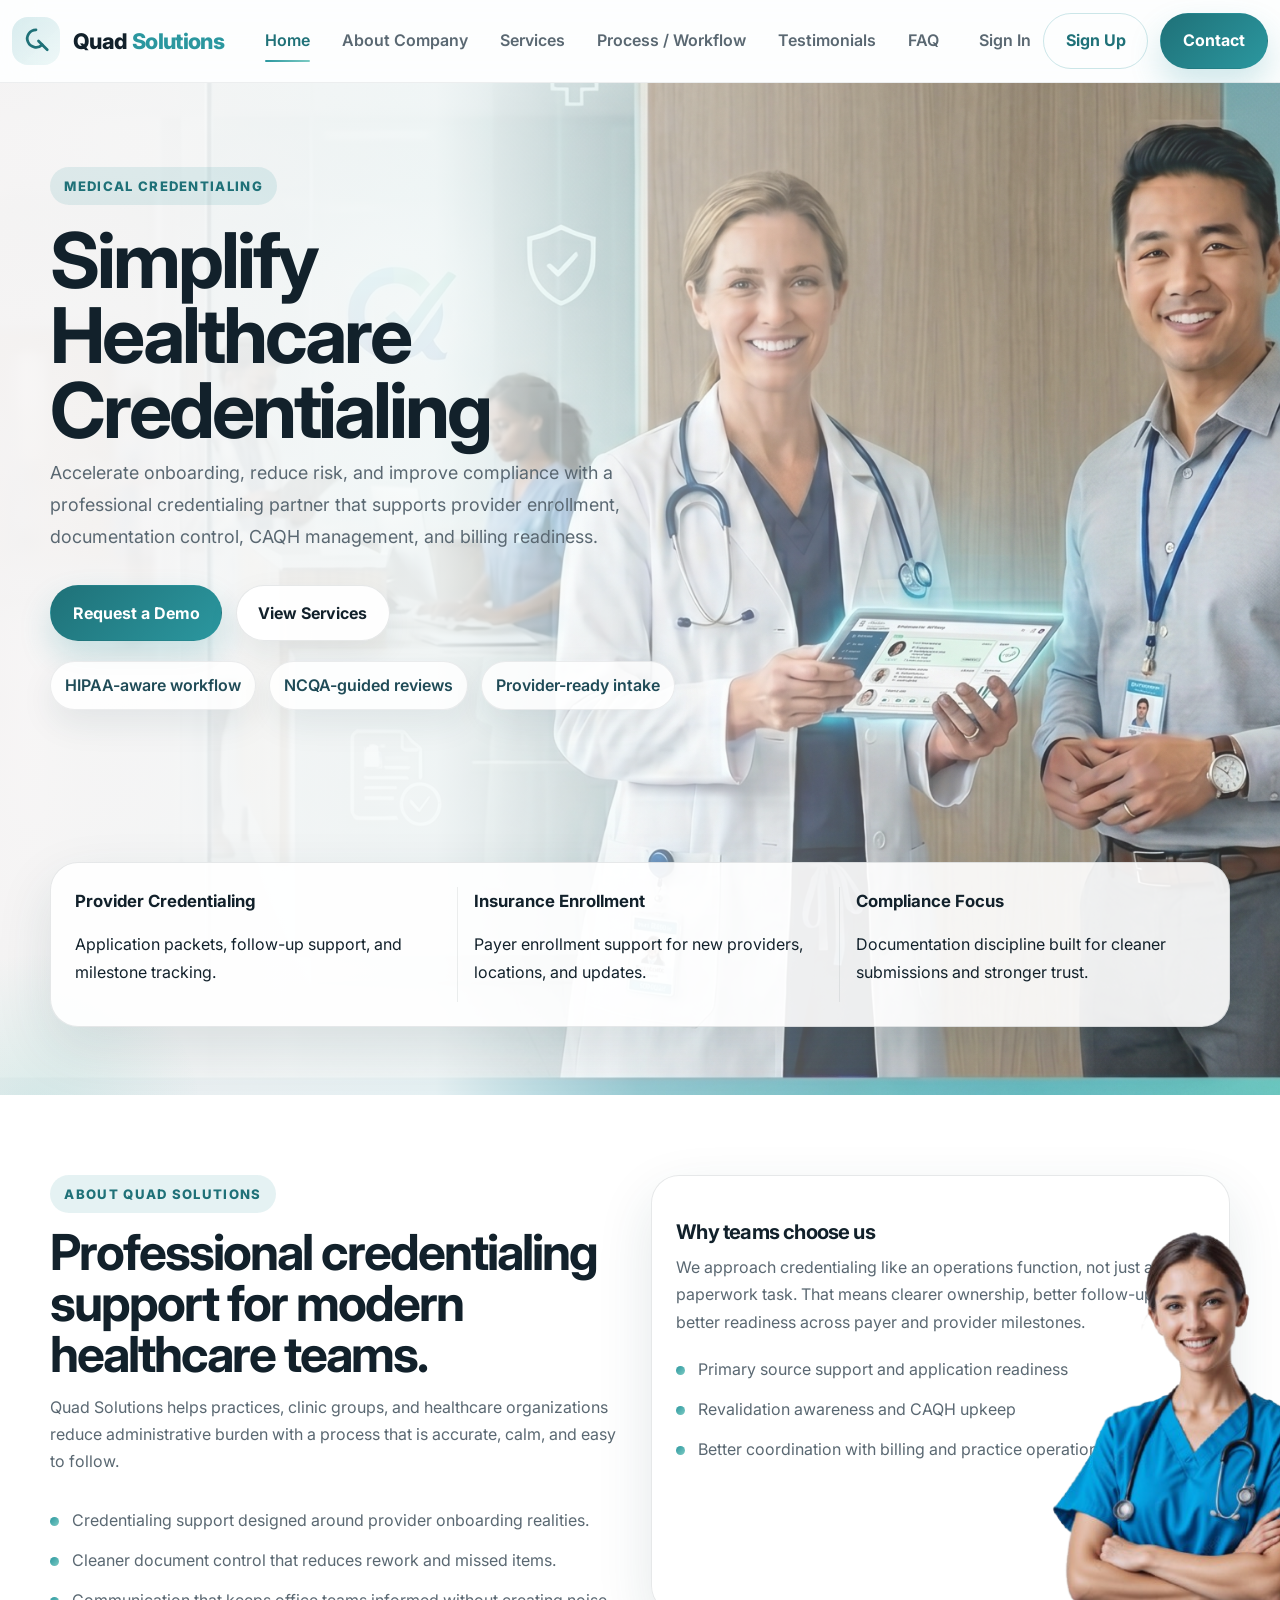
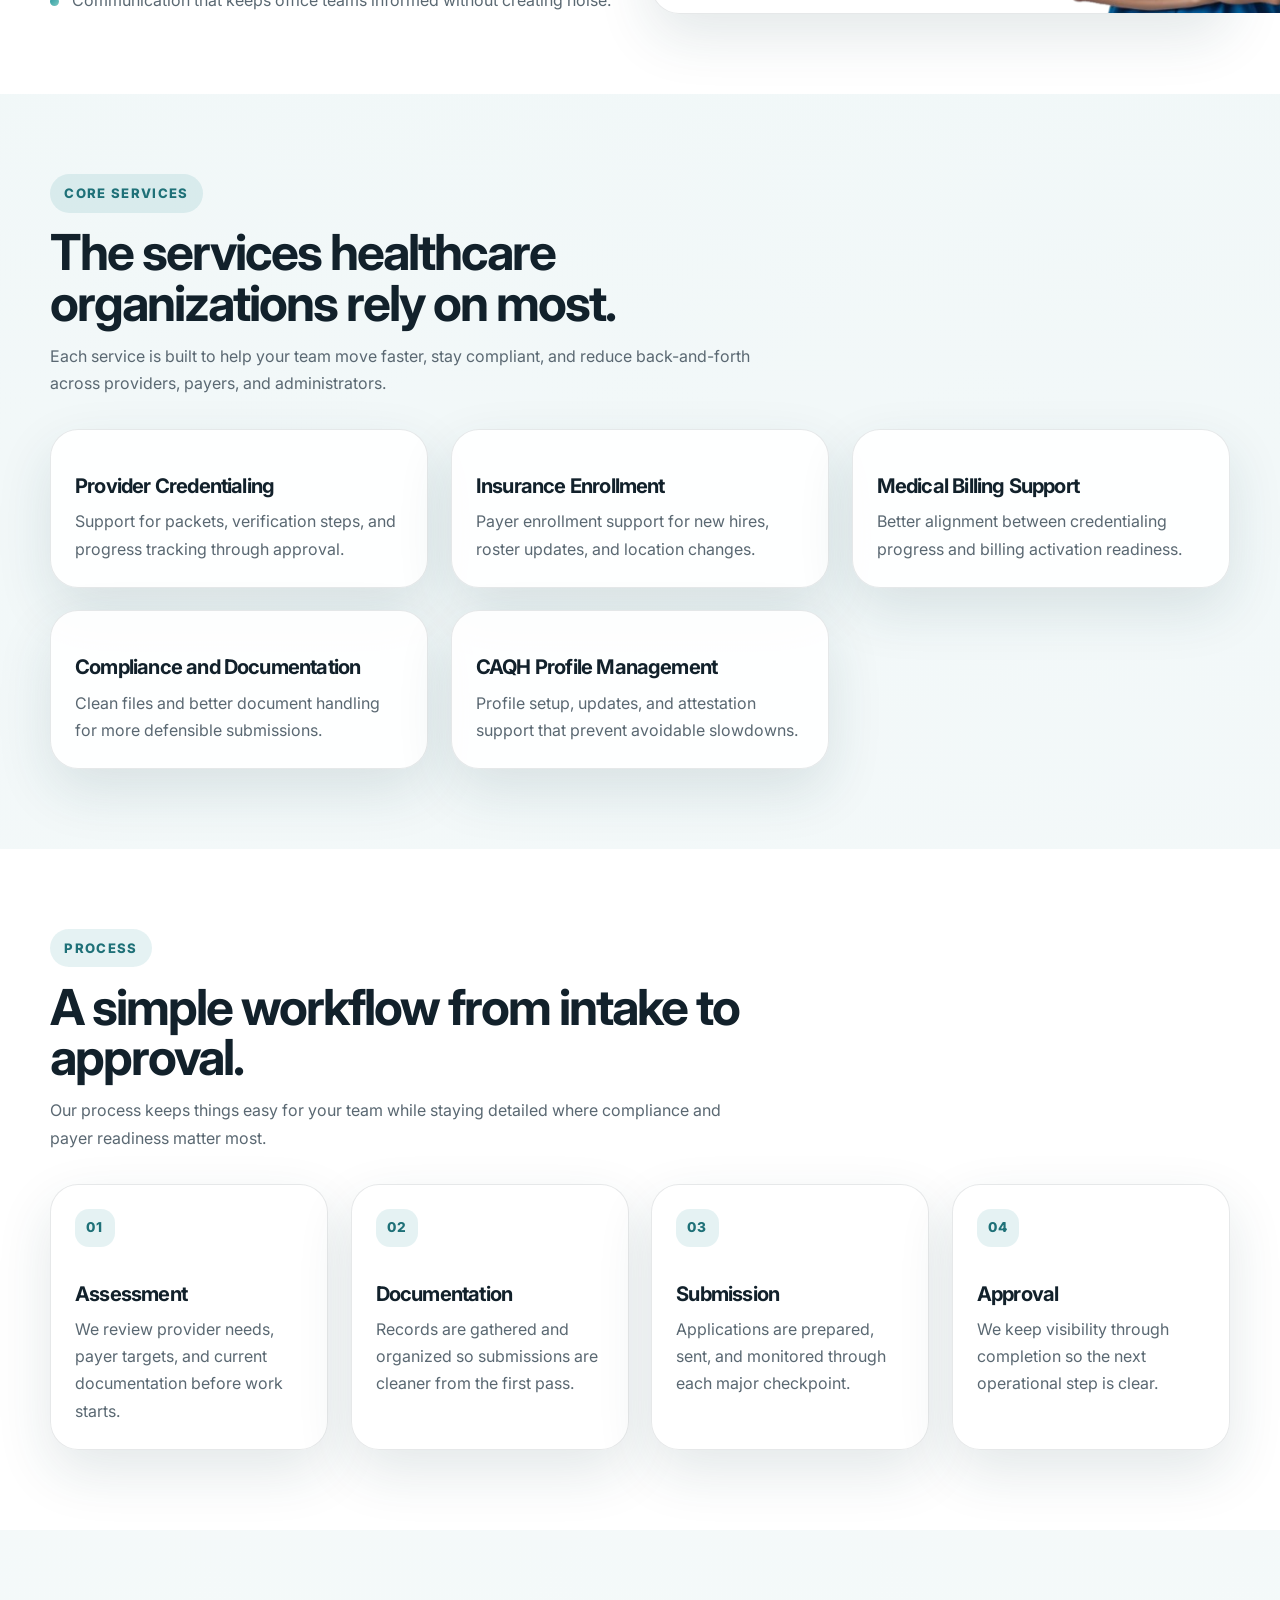
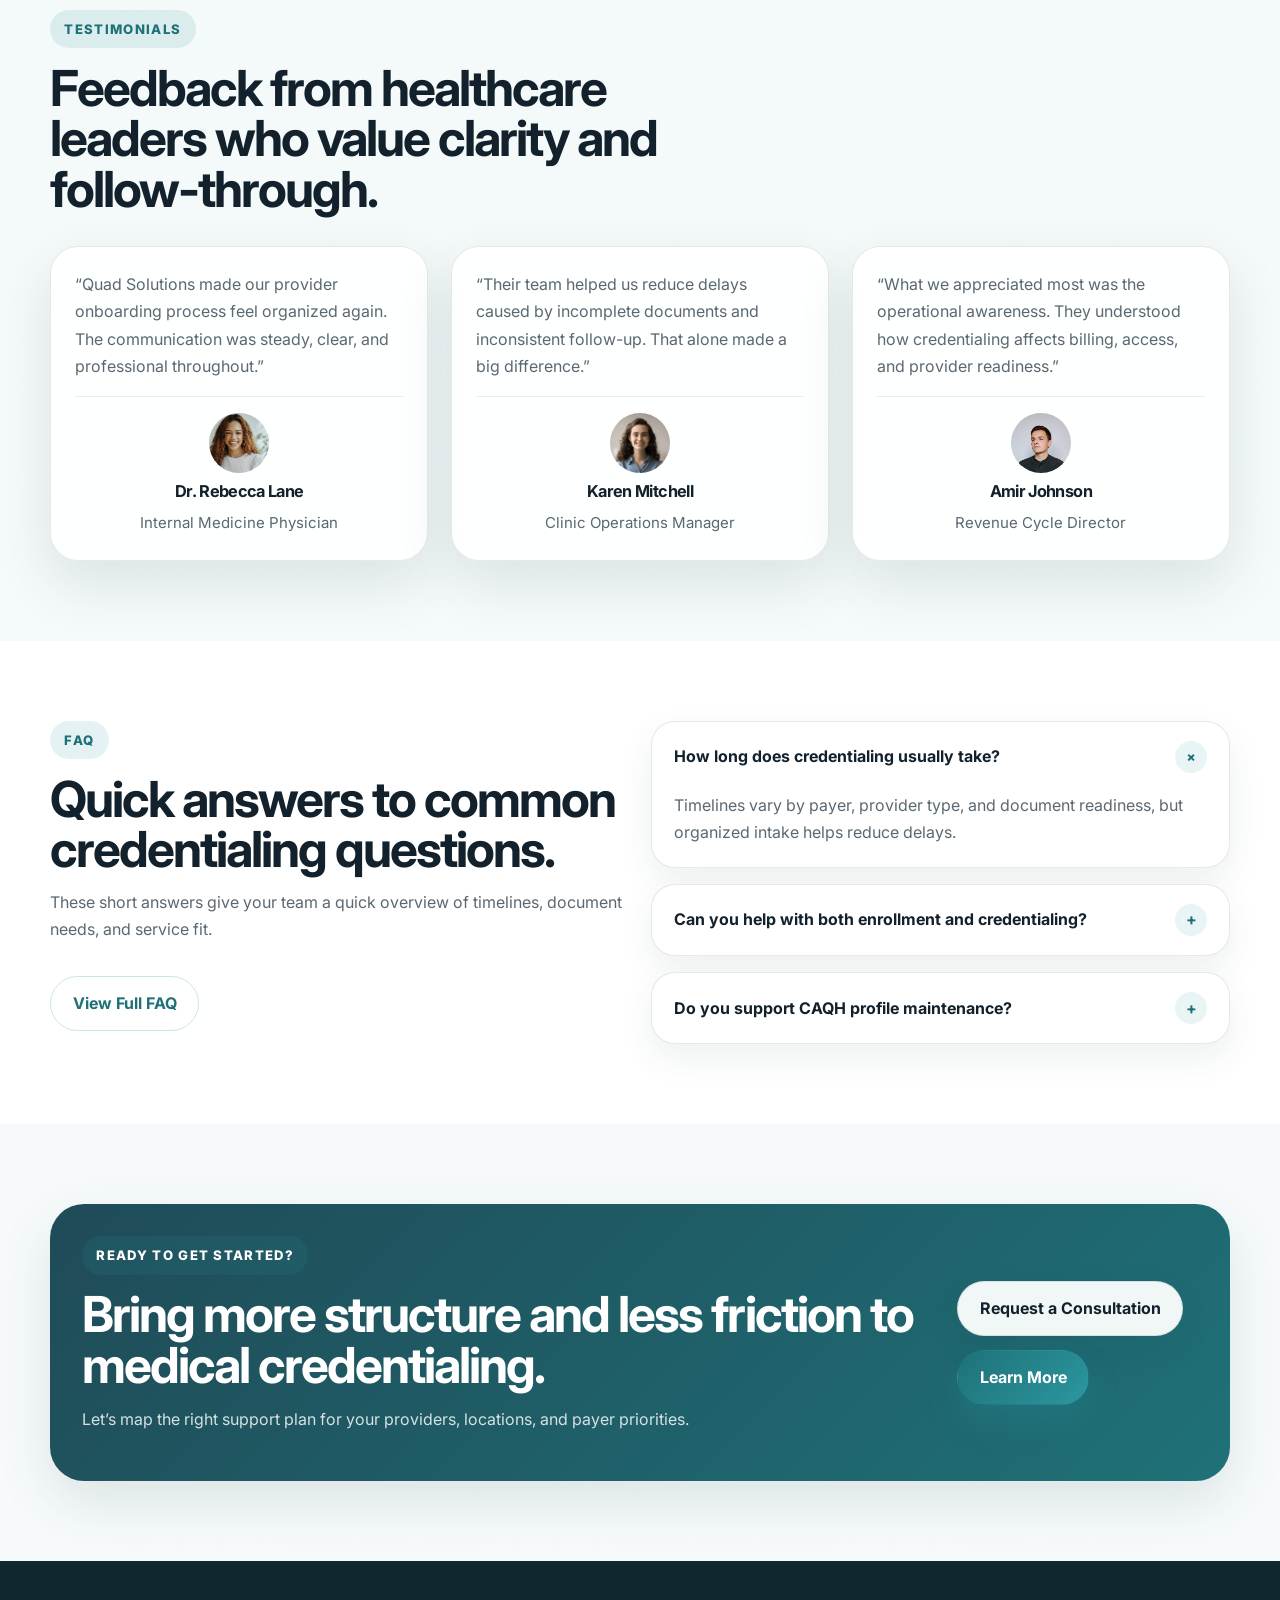
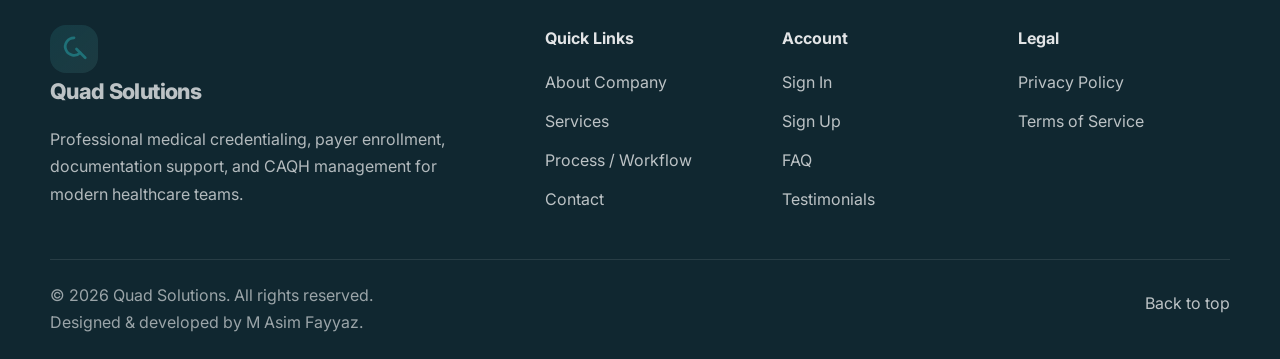
<file: Quad-Solutions-Health-Care-Website/index.html>
<!doctype html>
<html lang="en">

<head>
  <meta charset="UTF-8" />
  <meta name="viewport" content="width=device-width, initial-scale=1.0" />
  <meta name="description"
    content="Quad Solutions simplifies medical credentialing with provider onboarding, insurance enrollment, compliance support, and digital workflow visibility." />
  <title>Quad Solutions</title>
  <link rel="preconnect" href="https://fonts.googleapis.com" />
  <link rel="preconnect" href="https://fonts.gstatic.com" crossorigin />
  <link href="https://fonts.googleapis.com/css2?family=Inter:wght@400;500;600;700;800&display=swap" rel="stylesheet" />
  <link rel="stylesheet" href="./assets/css/style.css" />

</head>

<body>

  <header class="top">
    <div class="wrap top-row">
      <a class="brand" href="index.html" aria-label="Quad Solutions home">
        <span class="brand-icon" aria-hidden="true">
          <svg viewBox="0 0 24 24">
            <path d="M12 3a7 7 0 1 0 4.95 11.95L21 19" />
            <path d="M16.95 14.95L14 12" />
          </svg>
        </span>
        <span class="brand-text">Quad <span class="solution"> Solutions</span></span>
      </a>

      <nav class="nav" aria-label="Primary">
        <a class="nav-link active" href="index.html" aria-current="page">Home</a>
        <a class="nav-link" href="./pages/about.html">About Company</a>
        <a class="nav-link" href="./pages/services.html">Services</a>
        <a class="nav-link" href="./pages/process.html">Process / Workflow</a>
        <a class="nav-link" href="./pages/testimonials.html">Testimonials</a>
        <a class="nav-link" href="./pages/faq.html">FAQ</a>
      </nav>

      <div class="actions">
        <a class="nav-link" href="./pages/signin.html">Sign In</a>
        <a class="btn btn-line" href="./pages/signup.html">Sign Up</a>
        <a class="btn btn-contact" href="./pages/contact.html">Contact</a>
        <button class="menu-btn" type="button" data-menu-btn aria-expanded="false" aria-controls="mobile-nav"
          aria-label="Toggle navigation">
          <span></span>
          <span></span>
          <span></span>
        </button>
      </div>
    </div>

    <div class="mobile" id="mobile-nav" data-menu hidden>
      <nav aria-label="Mobile primary">
        <a class="nav-link active" href="index.html" aria-current="page">Home</a>
        <a class="nav-link" href="./pages/about.html">About Company</a>
        <a class="nav-link" href="./pages/services.html">Services</a>
        <a class="nav-link" href="./pages/process.html">Process / Workflow</a>
        <a class="nav-link" href="./pages/testimonials.html">Testimonials</a>
        <a class="nav-link" href="./pages/faq.html">FAQ</a>
        <a class="nav-link" href="./pages/signin.html">Sign In</a>
        <a class="nav-link" href="./pages/signup.html">Sign Up</a>
        <a class="btn btn-contact" href="./pages/contact.html">Contact</a>
      </nav>
    </div>
  </header>

  <main id="main">
    <section class="hero home-hero">
      <div class="wrap hero-grid">
        <div class="hero-copy">
          <span class="eyebrow">Medical Credentialing</span>
          <h1>Simplify Healthcare Credentialing</h1>
          <p class="lead">
            Accelerate onboarding, reduce risk, and improve compliance with a professional
            credentialing partner that supports provider enrollment, documentation control,
            CAQH management, and billing readiness.
          </p>

          <div class="hero-actions">
            <a class="btn btn-contact" href="contact.html#lead-form">Request a Demo</a>
            <a class="btn btn-soft" href="services.html">View Services</a>
          </div>

          <div class="tag-list" aria-label="Trust points">
            <span class="tag">HIPAA-aware workflow</span>
            <span class="tag">NCQA-guided reviews</span>
            <span class="tag">Provider-ready intake</span>
          </div>
        </div>
      </div>

      <div class="wrap">
        <div class="stats">
          <div class="stat">
            <strong>Provider Credentialing</strong>
            <p>Application packets, follow-up support, and milestone tracking.</p>
          </div>
          <div class="stat">
            <strong>Insurance Enrollment</strong>
            <p>Payer enrollment support for new providers, locations, and updates.</p>
          </div>
          <div class="stat">
            <strong>Compliance Focus</strong>
            <p>Documentation discipline built for cleaner submissions and stronger trust.</p>
          </div>
        </div>
      </div>
    </section>

    <section class="section alt">
      <div class="wrap grid two">
        <div>
          <div class="intro">
            <span class="eyebrow">About Quad Solutions</span>
            <h2>Professional credentialing support for modern healthcare teams.</h2>
            <p>
              Quad Solutions helps practices, clinic groups, and healthcare organizations reduce
              administrative burden with a process that is accurate, calm, and easy to follow.
            </p>
          </div>
          <ul class="list">
            <li>Credentialing support designed around provider onboarding realities.</li>
            <li>Cleaner document control that reduces rework and missed items.</li>
            <li>Communication that keeps office teams informed without creating noise.</li>
          </ul>
        </div>

        <div class="card">
          <h3>Why teams choose us</h3>
          <p>
            We approach credentialing like an operations function, not just a paperwork task.
            That means clearer ownership, better follow-up, and better readiness across payer and
            provider milestones.
          </p>
          <ul class="list">
            <li>Primary source support and application readiness</li>
            <li>Revalidation awareness and CAQH upkeep</li>
            <li>Better coordination with billing and practice operations</li>
          </ul>
          <div class="doctor-img"><img src="./assets/img/bg-images/doctor-img.png" alt=""></div>
        </div>
      </div>
    </section>

    <section class="section">
      <div class="wrap">
        <div class="intro">
          <span class="eyebrow">Core Services</span>
          <h2>The services healthcare organizations rely on most.</h2>
          <p>
            Each service is built to help your team move faster, stay compliant, and reduce
            back-and-forth across providers, payers, and administrators.
          </p>
        </div>

        <div class="grid three">
          <article class="card">
            <h3>Provider Credentialing</h3>
            <p>Support for packets, verification steps, and progress tracking through approval.</p>
          </article>
          <article class="card">
            <h3>Insurance Enrollment</h3>
            <p>Payer enrollment support for new hires, roster updates, and location changes.</p>
          </article>
          <article class="card">
            <h3>Medical Billing Support</h3>
            <p>Better alignment between credentialing progress and billing activation readiness.</p>
          </article>
          <article class="card">
            <h3>Compliance and Documentation</h3>
            <p>Clean files and better document handling for more defensible submissions.</p>
          </article>
          <article class="card">
            <h3>CAQH Profile Management</h3>
            <p>Profile setup, updates, and attestation support that prevent avoidable slowdowns.</p>
          </article>
        </div>
      </div>
    </section>

    <section class="section alt">
      <div class="wrap">
        <div class="intro">
          <span class="eyebrow">Process</span>
          <h2>A simple workflow from intake to approval.</h2>
          <p>
            Our process keeps things easy for your team while staying detailed where compliance
            and payer readiness matter most.
          </p>
        </div>

        <div class="grid four">
          <article class="step">
            <span>01</span>
            <h3>Assessment</h3>
            <p>We review provider needs, payer targets, and current documentation before work starts.</p>
          </article>
          <article class="step">
            <span>02</span>
            <h3>Documentation</h3>
            <p>Records are gathered and organized so submissions are cleaner from the first pass.</p>
          </article>
          <article class="step">
            <span>03</span>
            <h3>Submission</h3>
            <p>Applications are prepared, sent, and monitored through each major checkpoint.</p>
          </article>
          <article class="step">
            <span>04</span>
            <h3>Approval</h3>
            <p>We keep visibility through completion so the next operational step is clear.</p>
          </article>
        </div>
      </div>
    </section>

    <section class="section">
      <div class="wrap">
        <div class="intro">
          <span class="eyebrow">Testimonials</span>
          <h2>Feedback from healthcare leaders who value clarity and follow-through.</h2>
        </div>

        <div class="grid three">
          <article class="quote">
            <p>
              “Quad Solutions made our provider onboarding process feel organized again. The
              communication was steady, clear, and professional throughout.”
            </p>
            <div class="person">
              <div class="person-img"><img src="./assets/img/persons/person 1.jpg" alt=""></div>
              <strong>Dr. Rebecca Lane</strong>
              <span>Internal Medicine Physician</span>
            </div>
          </article>
          <article class="quote">
            <p>
              “Their team helped us reduce delays caused by incomplete documents and inconsistent
              follow-up. That alone made a big difference.”
            </p>
            <div class="person">
              <div class="person-img"><img src="./assets/img/persons/person 2.webp" alt=""></div>
              <strong>Karen Mitchell</strong>
              <span>Clinic Operations Manager</span>
            </div>
          </article>
          <article class="quote">
            <p>
              “What we appreciated most was the operational awareness. They understood how
              credentialing affects billing, access, and provider readiness.”
            </p>
            <div class="person">
              <div class="person-img"><img src="./assets/img/persons/person.jpg" alt=""></div>
              <strong>Amir Johnson</strong>
              <span>Revenue Cycle Director</span>
            </div>
          </article>
        </div>
      </div>
    </section>

    <section class="section alt">
      <div class="wrap grid two">
        <div>
          <div class="intro">
            <span class="eyebrow">FAQ</span>
            <h2>Quick answers to common credentialing questions.</h2>
            <p>
              These short answers give your team a quick overview of timelines, document needs,
              and service fit.
            </p>
          </div>
          <a class="btn btn-line" href="faq.html">View Full FAQ</a>
        </div>

        <div class="faq" data-faq>
          <article class="faq-item">
            <button class="faq-btn" type="button" data-faq-btn id="home-faq-1" aria-expanded="true"
              aria-controls="home-faq-body-1">
              <span>How long does credentialing usually take?</span>
              <span>+</span>
            </button>
            <div class="faq-body" id="home-faq-body-1" role="region" aria-labelledby="home-faq-1">
              <p>Timelines vary by payer, provider type, and document readiness, but organized intake helps reduce
                delays.</p>
            </div>
          </article>

          <article class="faq-item">
            <button class="faq-btn" type="button" data-faq-btn id="home-faq-2" aria-expanded="false"
              aria-controls="home-faq-body-2">
              <span>Can you help with both enrollment and credentialing?</span>
              <span>+</span>
            </button>
            <div class="faq-body" id="home-faq-body-2" role="region" aria-labelledby="home-faq-2" hidden>
              <p>Yes. Many clients need both services handled together for cleaner provider onboarding and status
                visibility.</p>
            </div>
          </article>

          <article class="faq-item">
            <button class="faq-btn" type="button" data-faq-btn id="home-faq-3" aria-expanded="false"
              aria-controls="home-faq-body-3">
              <span>Do you support CAQH profile maintenance?</span>
              <span>+</span>
            </button>
            <div class="faq-body" id="home-faq-body-3" role="region" aria-labelledby="home-faq-3" hidden>
              <p>We do. Ongoing updates and attestation support help prevent unnecessary payer slowdowns.</p>
            </div>
          </article>
        </div>
      </div>
    </section>

    <section class="section">
      <div class="wrap">
        <div class="cta">
          <div>
            <span class="eyebrow" style="color: white;">Ready to get started?</span>
            <h2>Bring more structure and less friction to medical credentialing.</h2>
            <p>
              Let’s map the right support plan for your providers, locations, and payer priorities.
            </p>
          </div>
          <div class="cta-actions">
            <a class="btn btn-soft" href="contact.html#lead-form">Request a Consultation</a>
            <a class="btn btn-contact" href="about.html">Learn More</a>
          </div>
        </div>
      </div>
    </section>
  </main>

  <footer class="footer">
    <div class="wrap footer-grid">
      <div>
        <a class="brand" href="index.html" aria-label="Quad Solutions home">
          <span class="brand-icon" aria-hidden="true">
            <svg viewBox="0 0 24 24">
              <path d="M12 3a7 7 0 1 0 4.95 11.95L21 19" />
              <path d="M16.95 14.95L14 12" />
            </svg>
          </span>
          <span class="brand-text">Quad Solutions</span>
        </a>
        <p class="footer-text">
          Professional medical credentialing, payer enrollment, documentation support, and CAQH
          management for modern healthcare teams.
        </p>
      </div>

      <div>
        <h2>Quick Links</h2>
        <a href="./pages/about.html">About Company</a>
        <a href="./pages/services.html">Services</a>
        <a href="./pages/process.html">Process / Workflow</a>
        <a href="./pages/contact.html">Contact</a>
      </div>

      <div>
        <h2>Account</h2>
        <a href="./pages/signin.html">Sign In</a>
        <a href="./pages/signup.html">Sign Up</a>
        <a href="./pages/faq.html">FAQ</a>
        <a href="./pages/testimonials.html">Testimonials</a>
      </div>

      <div>
        <h2>Legal</h2>
        <a href="./pages/privacy.html">Privacy Policy</a>
        <a href="./pages/terms.html">Terms of Service</a>
      </div>
    </div>

    <div class="wrap footer-bottom">
      <p>&copy; 2026 Quad Solutions. All rights reserved. <br>
        Designed & developed by M Asim Fayyaz.</p>
      <a href="#main">Back to top</a>
    </div>
  </footer>

  <script src="./assets/js/main.js" defer></script>
</body>

</html>
</file>
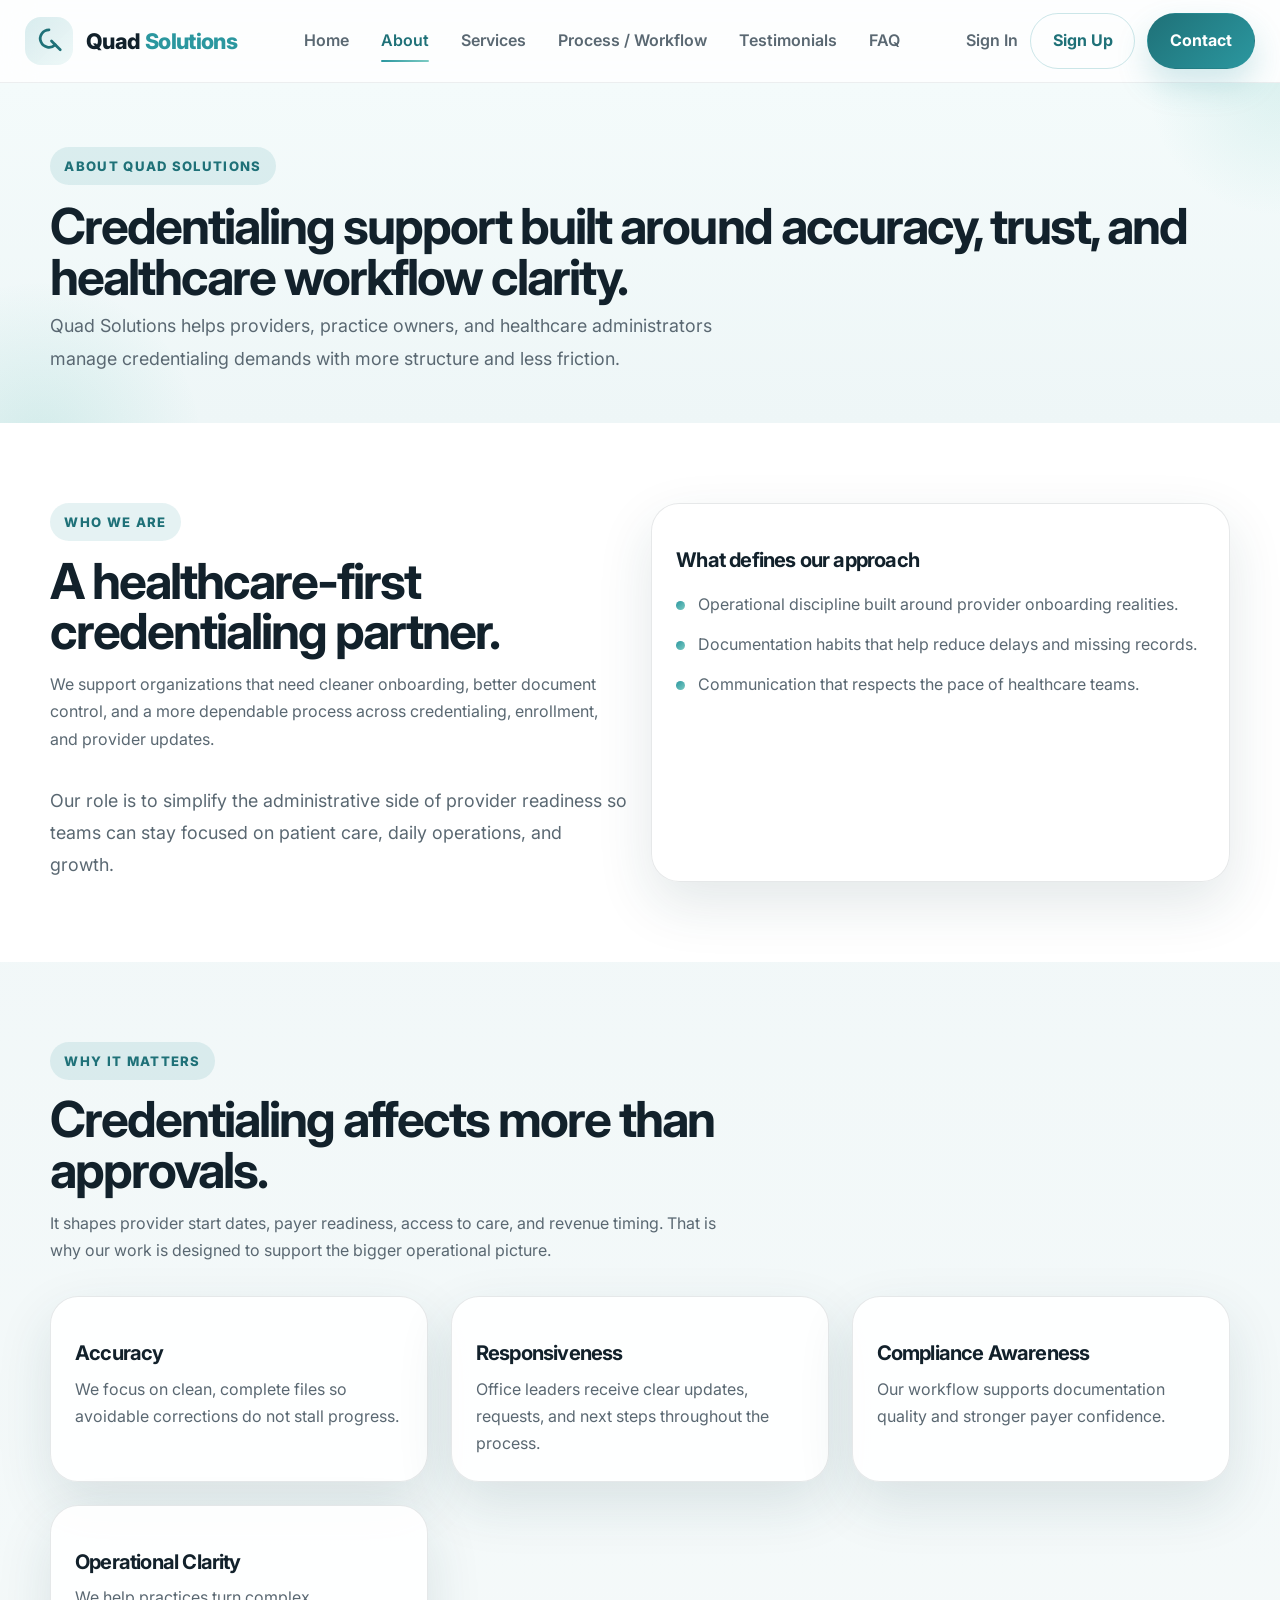
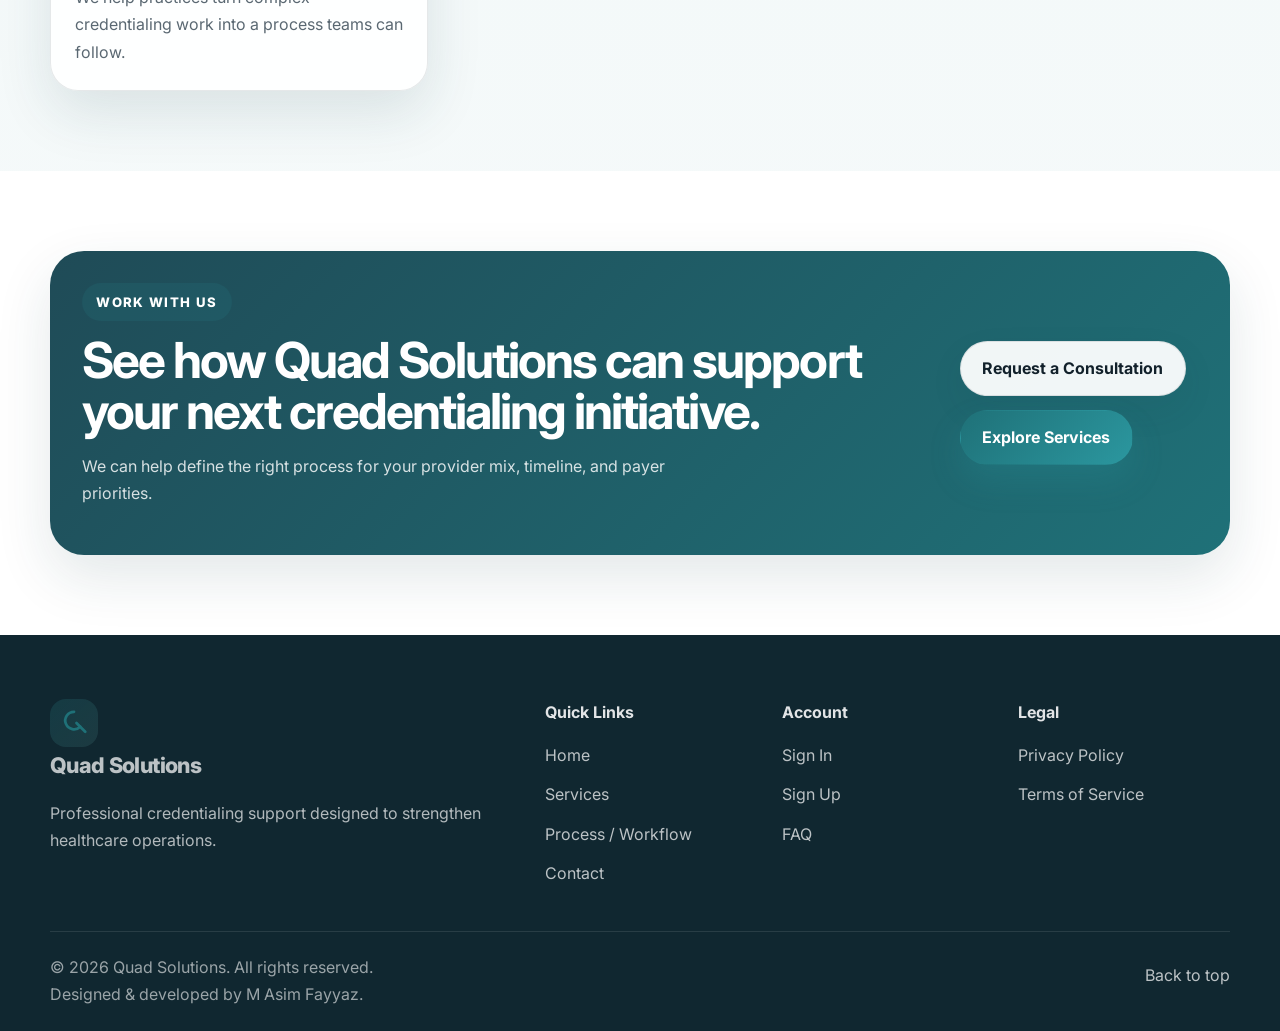
<file: pages/about.html>
<!doctype html>
<html lang="en">
  <head>
    <meta charset="UTF-8" />
    <meta name="viewport" content="width=device-width, initial-scale=1.0" />
    <meta
      name="description"
      content="Learn how Quad Solutions supports healthcare organizations with professional, organized credentialing operations."
    />
    <title>About | Quad Solutions</title>
    <link rel="preconnect" href="https://fonts.googleapis.com" />
    <link rel="preconnect" href="https://fonts.gstatic.com" crossorigin />
    <link
      href="https://fonts.googleapis.com/css2?family=Inter:wght@400;500;600;700;800&display=swap"
      rel="stylesheet"
    />
    <link rel="stylesheet" href="../assets/css/style.css" />
  </head>
  <body>

    <header class="top">
      <div class="wrap top-row">
        <a class="brand" href="index.html" aria-label="Quad Solutions home">
          <span class="brand-icon" aria-hidden="true">
            <svg viewBox="0 0 24 24">
              <path d="M12 3a7 7 0 1 0 4.95 11.95L21 19" />
              <path d="M16.95 14.95L14 12" />
            </svg>
          </span>
          <span class="brand-text">Quad <span class="solution"> Solutions</span></span>
        </a>

        <nav class="nav" aria-label="Primary">
          <a class="nav-link" href="../index.html">Home</a>
          <a class="nav-link active" href="about.html" aria-current="page">About</a>
          <a class="nav-link" href="services.html">Services</a>
          <a class="nav-link" href="process.html">Process / Workflow</a>
          <a class="nav-link" href="testimonials.html">Testimonials</a>
          <a class="nav-link" href="faq.html">FAQ</a>
        </nav>

        <div class="actions">
          <a class="nav-link" href="signin.html">Sign In</a>
          <a class="btn btn-line" href="signup.html">Sign Up</a>
          <a class="btn btn-contact" href="contact.html">Contact</a>
          <button class="menu-btn" type="button" data-menu-btn aria-expanded="false" aria-controls="mobile-nav" aria-label="Toggle navigation">
            <span></span>
            <span></span>
            <span></span>
          </button>
        </div>
      </div>

      <div class="mobile" id="mobile-nav" data-menu hidden>
        <nav aria-label="Mobile primary">
          <a class="nav-link" href="../index.html">Home</a>
          <a class="nav-link active" href="about.html" aria-current="page">About Company</a>
          <a class="nav-link" href="services.html">Services</a>
          <a class="nav-link" href="process.html">Process / Workflow</a>
          <a class="nav-link" href="testimonials.html">Testimonials</a>
          <a class="nav-link" href="faq.html">FAQ</a>
          <a class="nav-link" href="signin.html">Sign In</a>
          <a class="nav-link" href="signup.html">Sign Up</a>
          <a class="btn btn-contact" href="contact.html">Contact</a>
        </nav>
      </div>
    </header>

    <main id="main">
      <section class="hero page-hero about-bg">
        <div class="wrap">
          <span class="eyebrow">About Quad Solutions</span>
          <h1>Credentialing support built around accuracy, trust, and healthcare workflow clarity.</h1>
          <p class="lead">
            Quad Solutions helps providers, practice owners, and healthcare administrators manage
            credentialing demands with more structure and less friction.
          </p>
        </div>
      </section>

      <section class="section alt">
        <div class="wrap grid two">
          <div>
            <div class="intro">
              <span class="eyebrow">Who We Are</span>
              <h2>A healthcare-first credentialing partner.</h2>
              <p>
                We support organizations that need cleaner onboarding, better document control,
                and a more dependable process across credentialing, enrollment, and provider updates.
              </p>
            </div>
            <p class="lead">
              Our role is to simplify the administrative side of provider readiness so teams can
              stay focused on patient care, daily operations, and growth.
            </p>
          </div>

          <div class="card">
            <h3>What defines our approach</h3>
            <ul class="list">
              <li>Operational discipline built around provider onboarding realities.</li>
              <li>Documentation habits that help reduce delays and missing records.</li>
              <li>Communication that respects the pace of healthcare teams.</li>
            </ul>
          </div>
        </div>
      </section>

      <section class="section">
        <div class="wrap">
          <div class="intro">
            <span class="eyebrow">Why It Matters</span>
            <h2>Credentialing affects more than approvals.</h2>
            <p>
              It shapes provider start dates, payer readiness, access to care, and revenue timing.
              That is why our work is designed to support the bigger operational picture.
            </p>
          </div>

          <div class="grid three">
            <article class="card">
              <h3>Accuracy</h3>
              <p>We focus on clean, complete files so avoidable corrections do not stall progress.</p>
            </article>
            <article class="card">
              <h3>Responsiveness</h3>
              <p>Office leaders receive clear updates, requests, and next steps throughout the process.</p>
            </article>
            <article class="card">
              <h3>Compliance Awareness</h3>
              <p>Our workflow supports documentation quality and stronger payer confidence.</p>
            </article>
            <article class="card">
              <h3>Operational Clarity</h3>
              <p>We help practices turn complex credentialing work into a process teams can follow.</p>
            </article>
          </div>
        </div>
      </section>

      <section class="section alt">
        <div class="wrap">
          <div class="cta">
            <div>
              <span class="eyebrow" style="color: white;">Work With Us</span>
              <h2>See how Quad Solutions can support your next credentialing initiative.</h2>
              <p>
                We can help define the right process for your provider mix, timeline, and payer priorities.
              </p>
            </div>
            <div class="cta-actions">
              <a class="btn btn-soft" href="contact.html#lead-form">Request a Consultation</a>
              <a class="btn btn-contact" href="services.html">Explore Services</a>
            </div>
          </div>
        </div>
      </section>
    </main>

    <footer class="footer">
      <div class="wrap footer-grid">
        <div>
          <a class="brand" href="index.html" aria-label="Quad Solutions home">
            <span class="brand-icon" aria-hidden="true">
              <svg viewBox="0 0 24 24">
                <path d="M12 3a7 7 0 1 0 4.95 11.95L21 19" />
                <path d="M16.95 14.95L14 12" />
              </svg>
            </span>
            <span class="brand-text">Quad Solutions</span>
          </a>
          <p class="footer-text">
            Professional credentialing support designed to strengthen healthcare operations.
          </p>
        </div>
        <div>
          <h2>Quick Links</h2>
          <a href="index.html">Home</a>
          <a href="services.html">Services</a>
          <a href="process.html">Process / Workflow</a>
          <a href="contact.html">Contact</a>
        </div>
        <div>
          <h2>Account</h2>
          <a href="signin.html">Sign In</a>
          <a href="signup.html">Sign Up</a>
          <a href="faq.html">FAQ</a>
        </div>
        <div>
          <h2>Legal</h2>
          <a href="faq.html">Privacy Policy</a>
          <a href="faq.html">Terms of Service</a>
        </div>
      </div>
      <div class="wrap footer-bottom">
      <p>&copy; 2026 Quad Solutions. All rights reserved. <br>
        Designed & developed by M Asim Fayyaz.</p>
        <a href="#main">Back to top</a>
      </div>
    </footer>

    <script src="../assets/js/main.js" defer></script>
  </body>
</html>
</file>
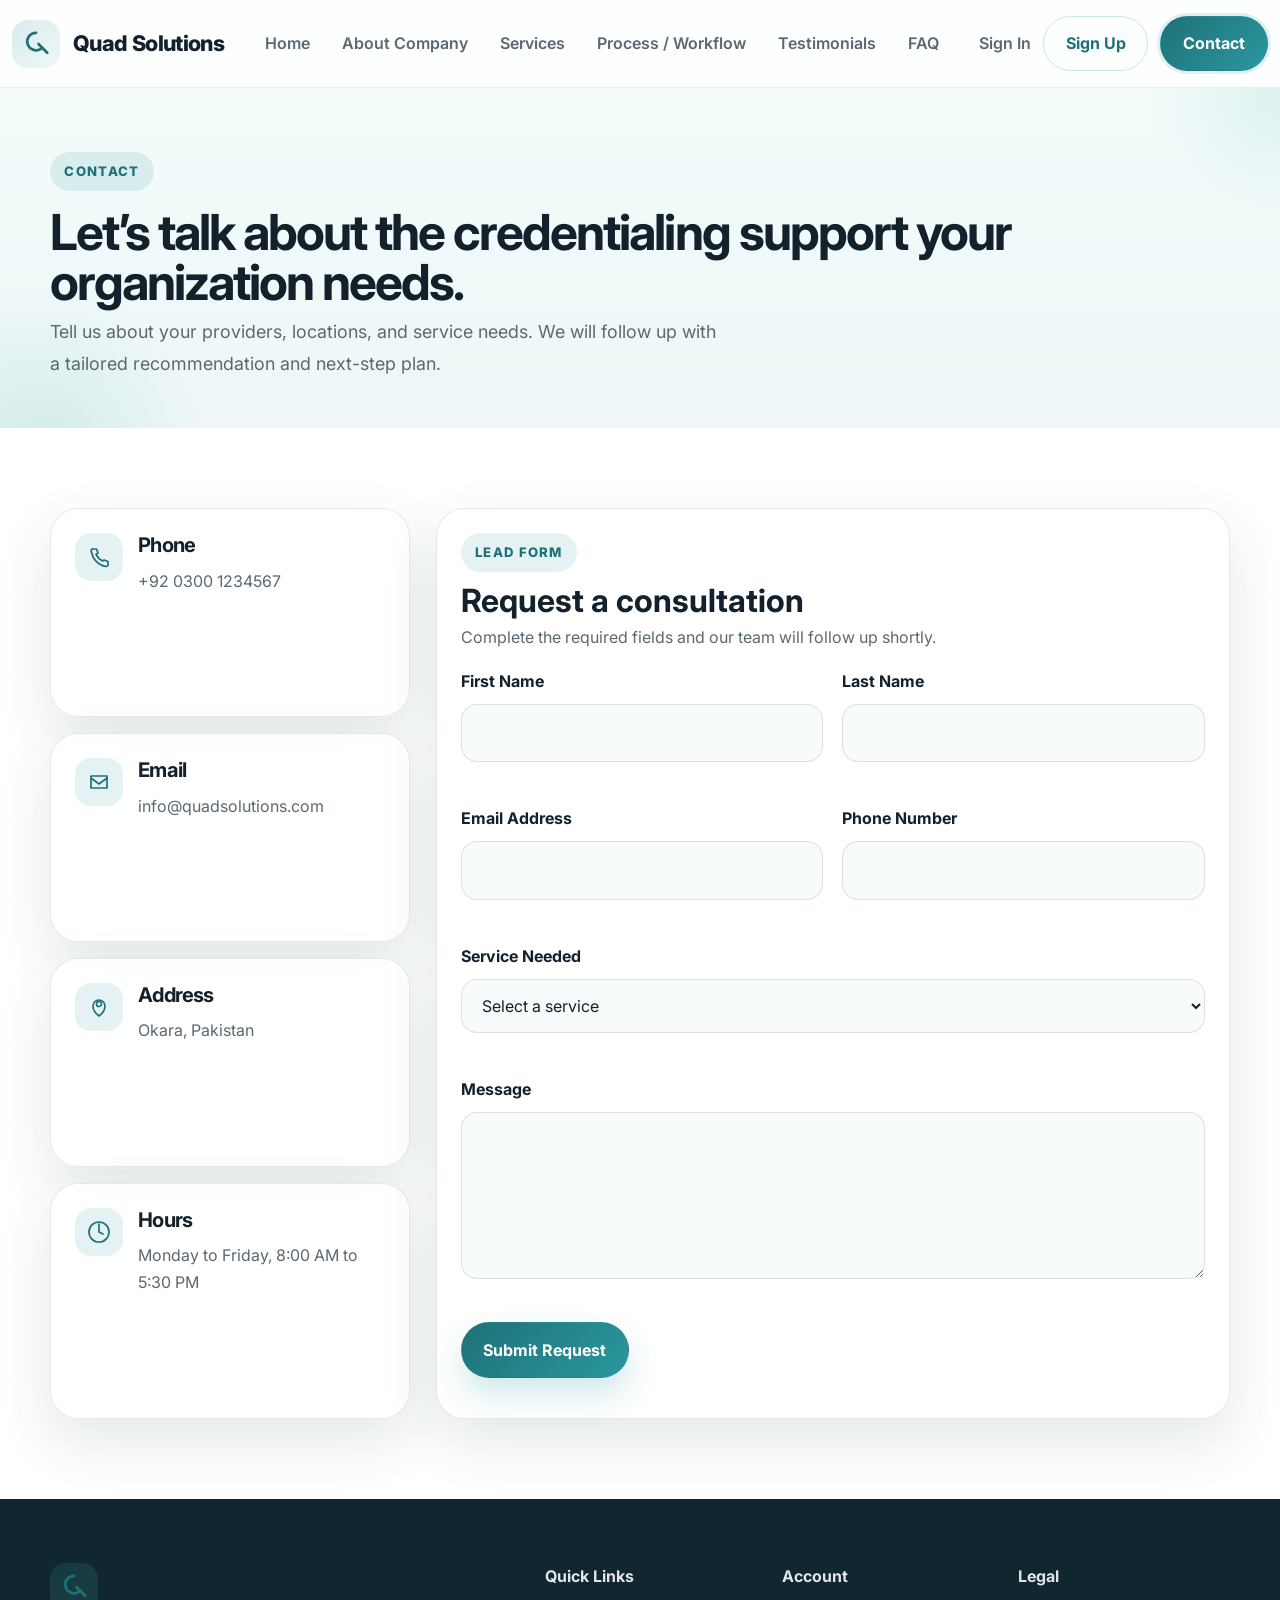
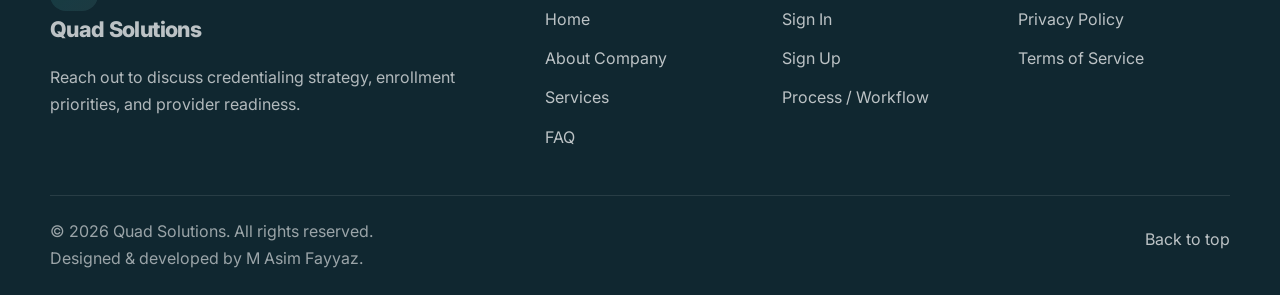
<file: pages/contact.html>
<!doctype html>
<html lang="en">

<head>
  <meta charset="UTF-8" />
  <meta name="viewport" content="width=device-width, initial-scale=1.0" />
  <meta name="description"
    content="Contact Quad Solutions for provider credentialing, insurance enrollment, documentation support, and CAQH profile management." />
  <title>Contact | Quad Solutions</title>
  <link rel="preconnect" href="https://fonts.googleapis.com" />
  <link rel="preconnect" href="https://fonts.gstatic.com" crossorigin />
  <link href="https://fonts.googleapis.com/css2?family=Inter:wght@400;500;600;700;800&display=swap" rel="stylesheet" />
  <link rel="stylesheet" href="../assets/css/style.css" />

</head>

<body>

  <header class="top">
    <div class="wrap top-row">
      <a class="brand" href="../index.html" aria-label="Quad Solutions home">
        <span class="brand-icon" aria-hidden="true">
          <svg viewBox="0 0 24 24">
            <path d="M12 3a7 7 0 1 0 4.95 11.95L21 19" />
            <path d="M16.95 14.95L14 12" />
          </svg>
        </span>
        <span class="brand-text">Quad Solutions</span>
      </a>

      <nav class="nav" aria-label="Primary">
        <a class="nav-link" href="../index.html">Home</a>
        <a class="nav-link" href="about.html">About Company</a>
        <a class="nav-link" href="services.html">Services</a>
        <a class="nav-link" href="process.html">Process / Workflow</a>
        <a class="nav-link" href="testimonials.html">Testimonials</a>
        <a class="nav-link" href="faq.html">FAQ</a>
      </nav>

      <div class="actions">
        <a class="nav-link" href="signin.html">Sign In</a>
        <a class="btn btn-line" href="signup.html">Sign Up</a>
        <a class="btn btn-main" href="contact.html" aria-current="page">Contact</a>
        <button class="menu-btn" type="button" data-menu-btn aria-expanded="false" aria-controls="mobile-nav"
          aria-label="Toggle navigation">
          <span></span>
          <span></span>
          <span></span>
        </button>
      </div>
    </div>

    <div class="mobile" id="mobile-nav" data-menu hidden>
      <nav aria-label="Mobile primary">
        <a class="nav-link" href="../index.html">Home</a>
        <a class="nav-link" href="about.html">About Company</a>
        <a class="nav-link" href="services.html">Services</a>
        <a class="nav-link" href="process.html">Process / Workflow</a>
        <a class="nav-link" href="testimonials.html">Testimonials</a>
        <a class="nav-link" href="faq.html">FAQ</a>
        <a class="nav-link" href="signin.html">Sign In</a>
        <a class="nav-link" href="signup.html">Sign Up</a>
        <a class="btn btn-main" href="contact.html" aria-current="page">Contact</a>
      </nav>
    </div>
  </header>

  <main id="main">
    <section class="hero page-hero">
      <div class="wrap">
        <span class="eyebrow">Contact</span>
        <h1>Let’s talk about the credentialing support your organization needs.</h1>
        <p class="lead">
          Tell us about your providers, locations, and service needs. We will follow up with a
          tailored recommendation and next-step plan.
        </p>
      </div>
    </section>

    <section class="section alt">
      <div class="wrap contact-grid">
        <div class="contact-list">
          <article class="contact-item">
            <span class="icon" aria-hidden="true">
              <svg viewBox="0 0 24 24">
                <path
                  d="M6.5 4h3l1.5 4-2 1.5a15 15 0 0 0 6.5 6.5L17 15l4 1.5v3a2 2 0 0 1-2.2 2A17.5 17.5 0 0 1 4.5 7.2 2 2 0 0 1 6.5 4z" />
              </svg>
            </span>
            <div>
              <h3>Phone</h3>
              <p><a href="tel:+18005550147">+92 0300 1234567</a></p>
            </div>
          </article>

          <article class="contact-item">
            <span class="icon" aria-hidden="true">
              <svg viewBox="0 0 24 24">
                <path d="M4 6h16v12H4z" />
                <path d="M4 8l8 6 8-6" />
              </svg>
            </span>
            <div>
              <h3>Email</h3>
              <p><a href="mailto:info@quadsolutions.com">info@quadsolutions.com</a></p>
            </div>
          </article>

          <article class="contact-item">
            <span class="icon" aria-hidden="true">
              <svg viewBox="0 0 24 24">
                <path d="M12 21s-6-4.35-6-10a6 6 0 1 1 12 0c0 5.65-6 10-6 10z" />
                <path d="M12 11.5a2.5 2.5 0 1 0 0-5 2.5 2.5 0 0 0 0 5z" />
              </svg>
            </span>
            <div>
              <h3>Address</h3>
              <p>Okara, Pakistan</p>
            </div>
          </article>

          <article class="contact-item">
            <span class="icon" aria-hidden="true">
              <svg viewBox="0 0 24 24">
                <path d="M12 4v8l4 2" />
                <path d="M12 22a10 10 0 1 0 0-20 10 10 0 0 0 0 20z" />
              </svg>
            </span>
            <div>
              <h3>Hours</h3>
              <p>Monday to Friday, 8:00 AM to 5:30 PM</p>
            </div>
          </article>
        </div>

        <form class="form" id="lead-form" data-form
          data-ok="Thank you. Your consultation request has been received, and our team will follow up within one business day."
          novalidate>
          <div class="form-head">
            <span class="eyebrow">Lead Form</span>
            <h2>Request a consultation</h2>
            <p>Complete the required fields and our team will follow up shortly.</p>
          </div>

          <div class="alert" data-alert hidden role="status" aria-live="polite"></div>

          <div class="form-grid">
            <div class="field">
              <label for="name">First Name</label>
              <input id="name" name="name" type="text" autocomplete="name" required data-error="error-name"
                aria-describedby="error-name" />
              <p class="error" id="error-name" aria-live="polite"></p>
            </div>

            <div class="field">
              <label for="practice">Last Name</label>
              <input id="practice" name="practice" type="text" autocomplete="organization" required
                data-error="error-practice" aria-describedby="error-practice" />
              <p class="error" id="error-practice" aria-live="polite"></p>
            </div>

            <div class="field">
              <label for="email">Email Address</label>
              <input id="email" name="email" type="email" autocomplete="email" required data-error="error-email"
                aria-describedby="error-email" />
              <p class="error" id="error-email" aria-live="polite"></p>
            </div>

            <div class="field">
              <label for="phone">Phone Number</label>
              <input id="phone" name="phone" type="tel" autocomplete="tel" required data-error="error-phone"
                aria-describedby="error-phone" />
              <p class="error" id="error-phone" aria-live="polite"></p>
            </div>

            <div class="field full">
              <label for="service">Service Needed</label>
              <select id="service" name="service" required data-error="error-service" aria-describedby="error-service">
                <option value="">Select a service</option>
                <option>Provider Credentialing</option>
                <option>Insurance Enrollment</option>
                <option>Medical Billing Support</option>
                <option>Compliance and Documentation</option>
                <option>CAQH Profile Management</option>
                <option>Multiple Services</option>
              </select>
              <p class="error" id="error-service" aria-live="polite"></p>
            </div>

            <div class="field full">
              <label for="message">Message</label>
              <textarea id="message" name="message" rows="5" required data-error="error-message"
                aria-describedby="error-message"></textarea>
              <p class="error" id="error-message" aria-live="polite"></p>
            </div>
          </div>

          <button class="btn btn-main" type="submit">Submit Request</button>
        </form>
      </div>
    </section>
  </main>

  <footer class="footer">
    <div class="wrap footer-grid">
      <div>
        <a class="brand" href="index.html" aria-label="Quad Solutions home">
          <span class="brand-icon" aria-hidden="true">
            <svg viewBox="0 0 24 24">
              <path d="M12 3a7 7 0 1 0 4.95 11.95L21 19" />
              <path d="M16.95 14.95L14 12" />
            </svg>
          </span>
          <span class="brand-text">Quad Solutions</span>
        </a>
        <p class="footer-text">
          Reach out to discuss credentialing strategy, enrollment priorities, and provider readiness.
        </p>
      </div>
      <div>
        <h2>Quick Links</h2>
        <a href="index.html">Home</a>
        <a href="about.html">About Company</a>
        <a href="services.html">Services</a>
        <a href="faq.html">FAQ</a>
      </div>
      <div>
        <h2>Account</h2>
        <a href="signin.html">Sign In</a>
        <a href="signup.html">Sign Up</a>
        <a href="process.html">Process / Workflow</a>
      </div>
      <div>
        <h2>Legal</h2>
        <a href="faq.html">Privacy Policy</a>
        <a href="faq.html">Terms of Service</a>
      </div>
    </div>
    <div class="wrap footer-bottom">
      <p>&copy; 2026 Quad Solutions. All rights reserved. <br>
        Designed & developed by M Asim Fayyaz.</p>
      <a href="#main">Back to top</a>
    </div>
  </footer>

  <script src="../assets/js/main.js" defer></script>
</body>

</html>
</file>
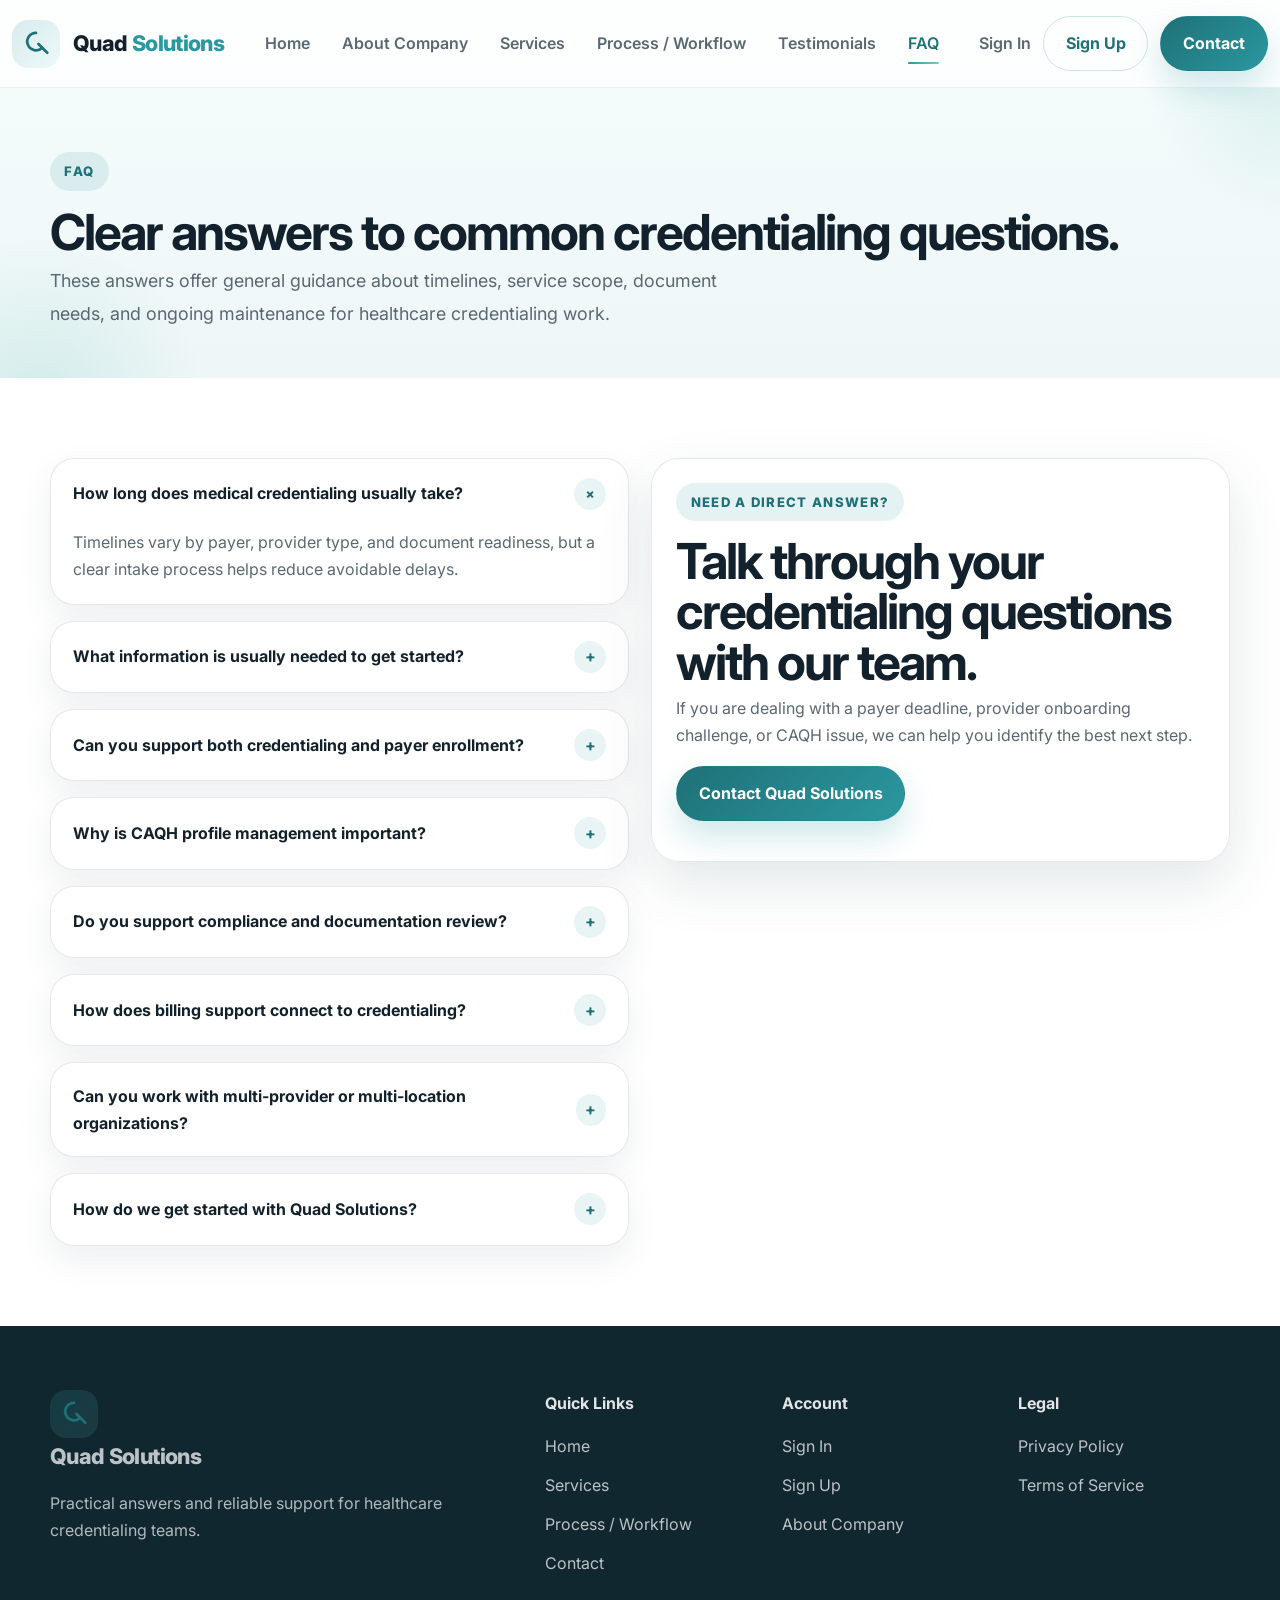
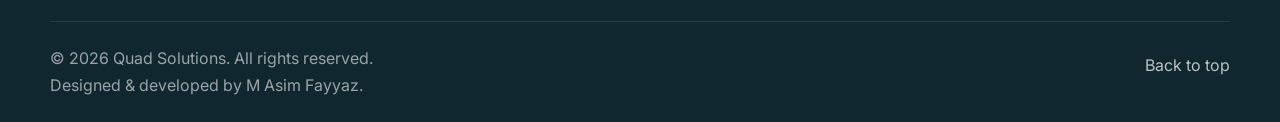
<file: pages/faq.html>
<!doctype html>
<html lang="en">
  <head>
    <meta charset="UTF-8" />
    <meta name="viewport" content="width=device-width, initial-scale=1.0" />
    <meta
      name="description"
      content="Find answers to common questions about medical credentialing, enrollment timelines, CAQH management, and documentation support."
    />
    <title>FAQ | Quad Solutions</title>
    <link rel="preconnect" href="https://fonts.googleapis.com" />
    <link rel="preconnect" href="https://fonts.gstatic.com" crossorigin />
    <link
      href="https://fonts.googleapis.com/css2?family=Inter:wght@400;500;600;700;800&display=swap"
      rel="stylesheet"
    />
    <link rel="stylesheet" href="../assets/css/style.css" />

  </head>

    <header class="top">
      <div class="wrap top-row">
        <a class="brand" href="../index.html" aria-label="Quad Solutions home">
          <span class="brand-icon" aria-hidden="true">
            <svg viewBox="0 0 24 24">
              <path d="M12 3a7 7 0 1 0 4.95 11.95L21 19" />
              <path d="M16.95 14.95L14 12" />
            </svg>
          </span>
          <span class="brand-text">Quad <span class="solution"> Solutions</span></span>
        </a>

        <nav class="nav" aria-label="Primary">
          <a class="nav-link" href="../index.html">Home</a>
          <a class="nav-link" href="about.html">About Company</a>
          <a class="nav-link" href="services.html">Services</a>
          <a class="nav-link" href="process.html">Process / Workflow</a>
          <a class="nav-link" href="testimonials.html">Testimonials</a>
          <a class="nav-link active" href="faq.html" aria-current="page">FAQ</a>
        </nav>

        <div class="actions">
          <a class="nav-link" href="signin.html">Sign In</a>
          <a class="btn btn-line" href="signup.html">Sign Up</a>
          <a class="btn btn-main" href="contact.html">Contact</a>
          <button class="menu-btn" type="button" data-menu-btn aria-expanded="false" aria-controls="mobile-nav" aria-label="Toggle navigation">
            <span></span>
            <span></span>
            <span></span>
          </button>
        </div>
      </div>

      <div class="mobile" id="mobile-nav" data-menu hidden>
        <nav aria-label="Mobile primary">
          <a class="nav-link" href="../index.html">Home</a>
          <a class="nav-link" href="about.html">About Company</a>
          <a class="nav-link" href="services.html">Services</a>
          <a class="nav-link" href="process.html">Process / Workflow</a>
          <a class="nav-link" href="testimonials.html">Testimonials</a>
          <a class="nav-link active" href="faq.html" aria-current="page">FAQ</a>
          <a class="nav-link" href="signin.html">Sign In</a>
          <a class="nav-link" href="signup.html">Sign Up</a>
          <a class="btn btn-main" href="contact.html">Contact</a>
        </nav>
      </div>
    </header>

    <main id="main">
      <section class="hero page-hero faq-bg">
        <div class="wrap">
          <span class="eyebrow">FAQ</span>
          <h1>Clear answers to common credentialing questions.</h1>
          <p class="lead">
            These answers offer general guidance about timelines, service scope, document needs,
            and ongoing maintenance for healthcare credentialing work.
          </p>
        </div>
      </section>

      <section class="section alt">
        <div class="wrap grid two">
          <div class="faq" data-faq>
            <article class="faq-item">
              <button class="faq-btn" type="button" data-faq-btn id="faq-1" aria-expanded="true" aria-controls="faq-body-1">
                <span>How long does medical credentialing usually take?</span>
                <span>+</span>
              </button>
              <div class="faq-body" id="faq-body-1" role="region" aria-labelledby="faq-1">
                <p>Timelines vary by payer, provider type, and document readiness, but a clear intake process helps reduce avoidable delays.</p>
              </div>
            </article>

            <article class="faq-item">
              <button class="faq-btn" type="button" data-faq-btn id="faq-2" aria-expanded="false" aria-controls="faq-body-2">
                <span>What information is usually needed to get started?</span>
                <span>+</span>
              </button>
              <div class="faq-body" id="faq-body-2" role="region" aria-labelledby="faq-2" hidden>
                <p>Most projects begin with provider demographics, licensure, training history, malpractice details, and other payer-specific supporting records.</p>
              </div>
            </article>

            <article class="faq-item">
              <button class="faq-btn" type="button" data-faq-btn id="faq-3" aria-expanded="false" aria-controls="faq-body-3">
                <span>Can you support both credentialing and payer enrollment?</span>
                <span>+</span>
              </button>
              <div class="faq-body" id="faq-body-3" role="region" aria-labelledby="faq-3" hidden>
                <p>Yes. Many organizations benefit from managing both together so provider readiness and payer communication stay aligned.</p>
              </div>
            </article>

            <article class="faq-item">
              <button class="faq-btn" type="button" data-faq-btn id="faq-4" aria-expanded="false" aria-controls="faq-body-4">
                <span>Why is CAQH profile management important?</span>
                <span>+</span>
              </button>
              <div class="faq-body" id="faq-body-4" role="region" aria-labelledby="faq-4" hidden>
                <p>Outdated CAQH information can slow payer review. Regular updates and attestation help keep enrollment work moving.</p>
              </div>
            </article>

            <article class="faq-item">
              <button class="faq-btn" type="button" data-faq-btn id="faq-5" aria-expanded="false" aria-controls="faq-body-5">
                <span>Do you support compliance and documentation review?</span>
                <span>+</span>
              </button>
              <div class="faq-body" id="faq-body-5" role="region" aria-labelledby="faq-5" hidden>
                <p>Yes. Clean files, complete records, and consistent document handling are central to stronger credentialing outcomes.</p>
              </div>
            </article>

            <article class="faq-item">
              <button class="faq-btn" type="button" data-faq-btn id="faq-6" aria-expanded="false" aria-controls="faq-body-6">
                <span>How does billing support connect to credentialing?</span>
                <span>+</span>
              </button>
              <div class="faq-body" id="faq-body-6" role="region" aria-labelledby="faq-6" hidden>
                <p>Credentialing status often affects payer activation and billing readiness, so better visibility helps revenue teams plan more accurately.</p>
              </div>
            </article>

            <article class="faq-item">
              <button class="faq-btn" type="button" data-faq-btn id="faq-7" aria-expanded="false" aria-controls="faq-body-7">
                <span>Can you work with multi-provider or multi-location organizations?</span>
                <span>+</span>
              </button>
              <div class="faq-body" id="faq-body-7" role="region" aria-labelledby="faq-7" hidden>
                <p>Absolutely. Structured tracking and cleaner ownership are especially valuable in larger provider or multi-site environments.</p>
              </div>
            </article>

            <article class="faq-item">
              <button class="faq-btn" type="button" data-faq-btn id="faq-8" aria-expanded="false" aria-controls="faq-body-8">
                <span>How do we get started with Quad Solutions?</span>
                <span>+</span>
              </button>
              <div class="faq-body" id="faq-body-8" role="region" aria-labelledby="faq-8" hidden>
                <p>Start with the contact form. We will review your organization, provider mix, and service needs and recommend the next steps.</p>
              </div>
            </article>
          </div>

          <aside class="side">
            <span class="eyebrow">Need a direct answer?</span>
            <h2>Talk through your credentialing questions with our team.</h2>
            <p>
              If you are dealing with a payer deadline, provider onboarding challenge, or CAQH
              issue, we can help you identify the best next step.
            </p>
            <a class="btn btn-main" href="contact.html#lead-form">Contact Quad Solutions</a>
          </aside>
        </div>
      </section>
    </main>

    <footer class="footer">
      <div class="wrap footer-grid">
        <div>
          <a class="brand" href="index.html" aria-label="Quad Solutions home">
            <span class="brand-icon" aria-hidden="true">
              <svg viewBox="0 0 24 24">
                <path d="M12 3a7 7 0 1 0 4.95 11.95L21 19" />
                <path d="M16.95 14.95L14 12" />
              </svg>
            </span>
            <span class="brand-text">Quad Solutions</span>
          </a>
          <p class="footer-text">
            Practical answers and reliable support for healthcare credentialing teams.
          </p>
        </div>
        <div>
          <h2>Quick Links</h2>
          <a href="index.html">Home</a>
          <a href="services.html">Services</a>
          <a href="process.html">Process / Workflow</a>
          <a href="contact.html">Contact</a>
        </div>
        <div>
          <h2>Account</h2>
          <a href="signin.html">Sign In</a>
          <a href="signup.html">Sign Up</a>
          <a href="about.html">About Company</a>
        </div>
        <div>
          <h2>Legal</h2>
          <a href="faq.html">Privacy Policy</a>
          <a href="faq.html">Terms of Service</a>
        </div>
      </div>
      <div class="wrap footer-bottom">
      <p>&copy; 2026 Quad Solutions. All rights reserved. <br>
        Designed & developed by M Asim Fayyaz.</p>
        <a href="#main">Back to top</a>
      </div>
    </footer>

    <script src="../assets/js/main.js" defer></script>
  </body>
</html>
</file>
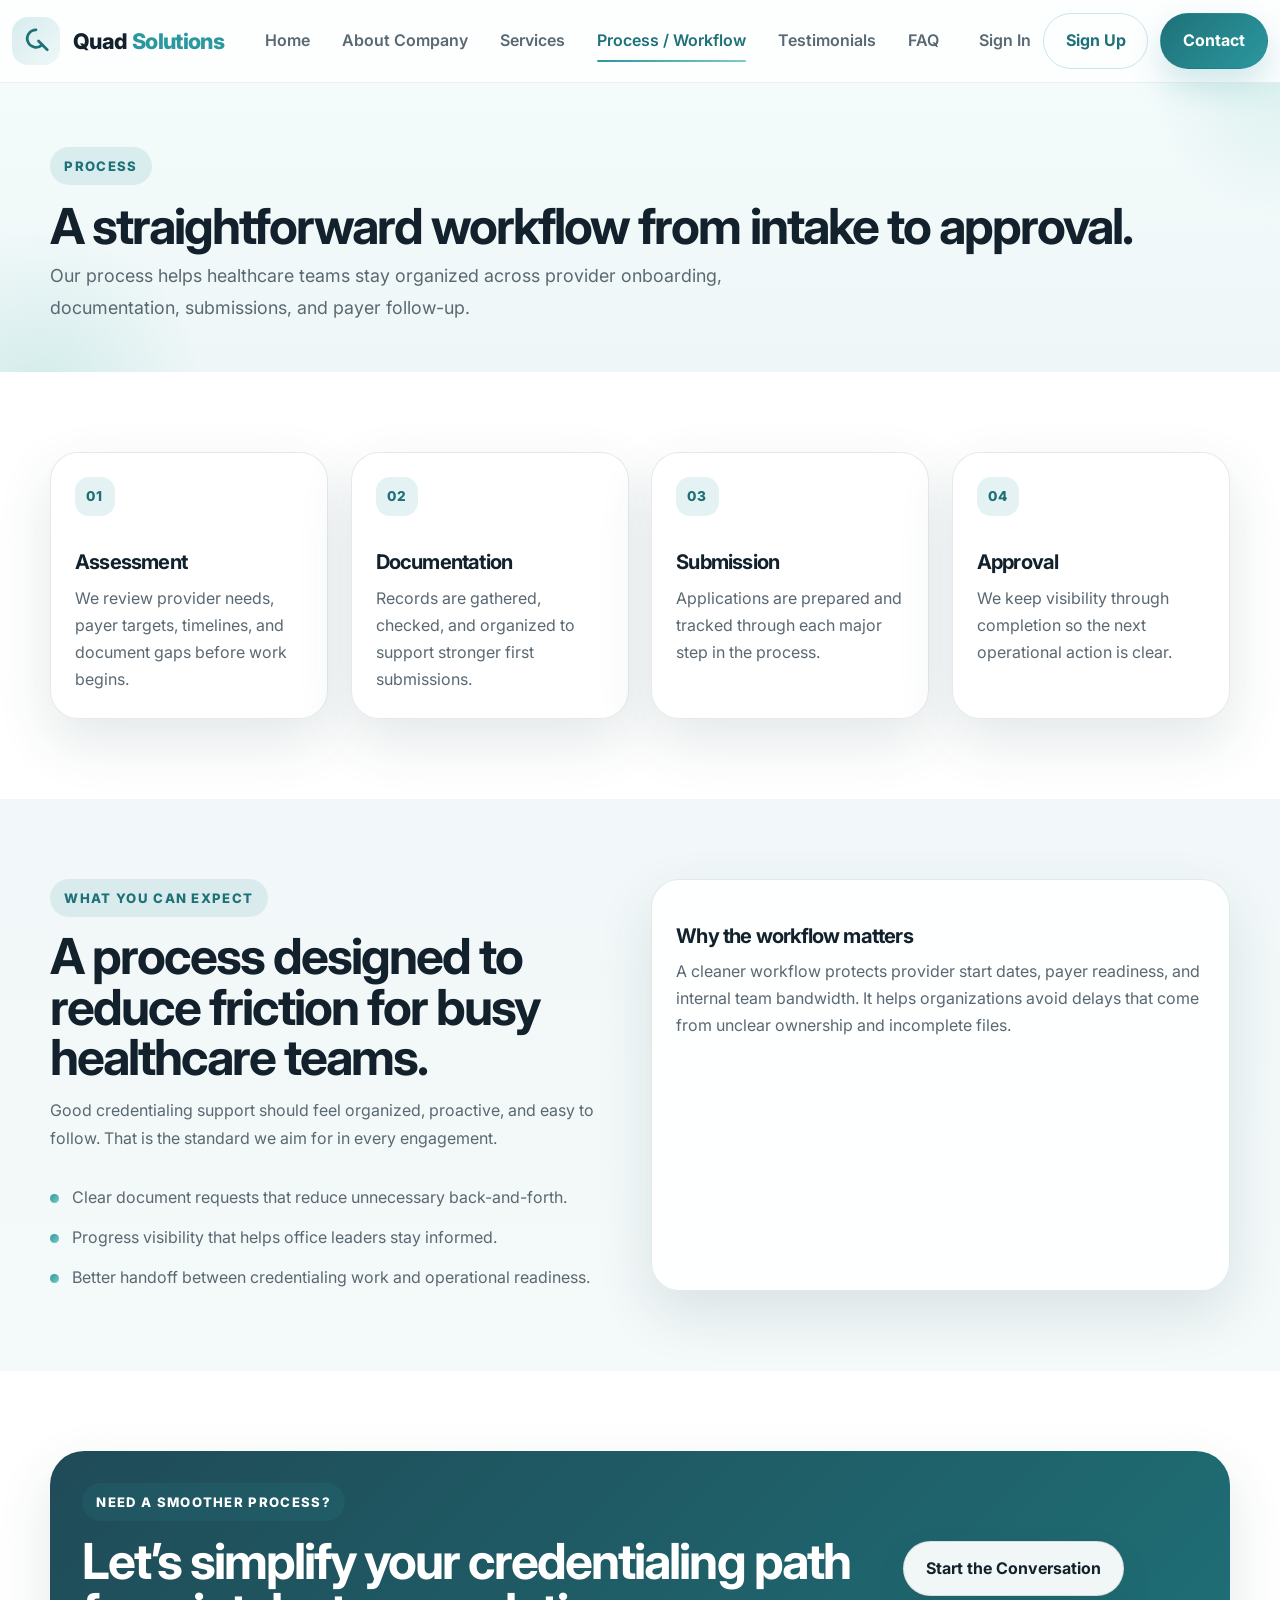
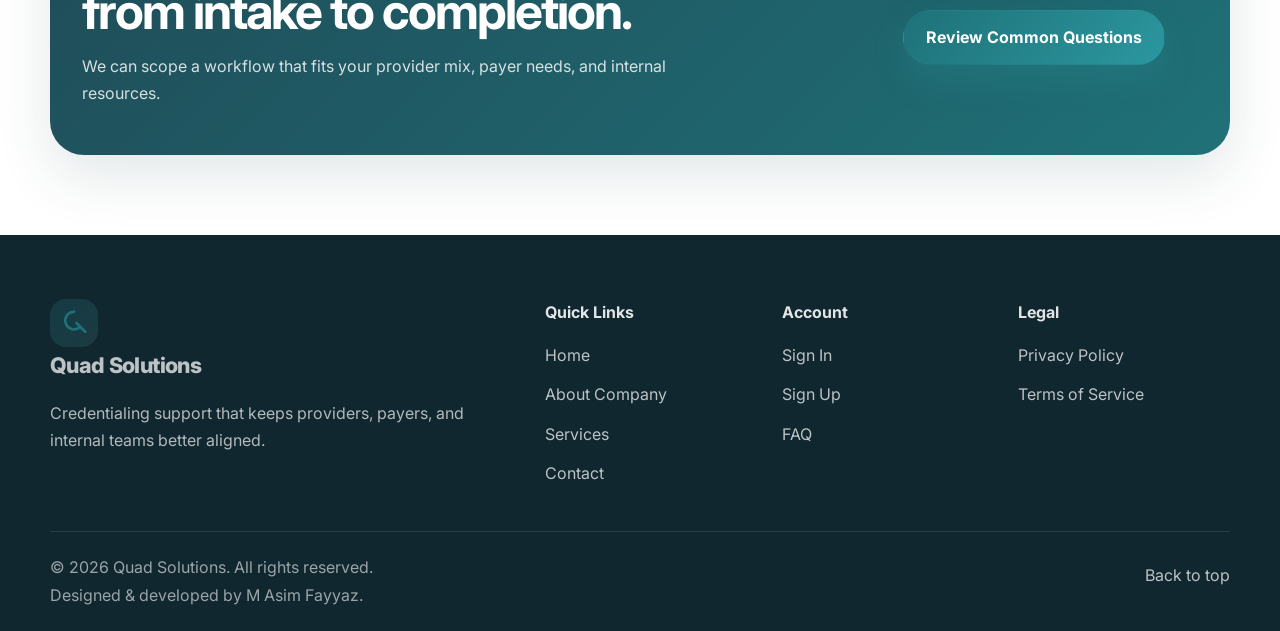
<file: pages/process.html>
<!doctype html>
<html lang="en">

<head>
  <meta charset="UTF-8" />
  <meta name="viewport" content="width=device-width, initial-scale=1.0" />
  <meta name="description"
    content="See the Quad Solutions workflow for assessment, documentation, submission, and approval support." />
  <title>Process / Workflow | Quad Solutions</title>
  <link rel="preconnect" href="https://fonts.googleapis.com" />
  <link rel="preconnect" href="https://fonts.gstatic.com" crossorigin />
  <link href="https://fonts.googleapis.com/css2?family=Inter:wght@400;500;600;700;800&display=swap" rel="stylesheet" />
  <link rel="stylesheet" href="../assets/css/style.css" />

</head>

<body>

  <header class="top">
    <div class="wrap top-row">
      <a class="brand" href="../index.html" aria-label="Quad Solutions home">
        <span class="brand-icon" aria-hidden="true">
          <svg viewBox="0 0 24 24">
            <path d="M12 3a7 7 0 1 0 4.95 11.95L21 19" />
            <path d="M16.95 14.95L14 12" />
          </svg>
        </span>
        <span class="brand-text">Quad <span class="solution"> Solutions</span></span>
      </a>

      <nav class="nav" aria-label="Primary">
        <a class="nav-link" href="../index.html">Home</a>
        <a class="nav-link" href="about.html">About Company</a>
        <a class="nav-link" href="services.html">Services</a>
        <a class="nav-link active" href="process.html" aria-current="page">Process / Workflow</a>
        <a class="nav-link" href="testimonials.html">Testimonials</a>
        <a class="nav-link" href="faq.html">FAQ</a>
      </nav>

      <div class="actions">
        <a class="nav-link" href="signin.html">Sign In</a>
        <a class="btn btn-line" href="signup.html">Sign Up</a>
        <a class="btn btn-contact" href="contact.html">Contact</a>
        <button class="menu-btn" type="button" data-menu-btn aria-expanded="false" aria-controls="mobile-nav"
          aria-label="Toggle navigation">
          <span></span>
          <span></span>
          <span></span>
        </button>
      </div>
    </div>

    <div class="mobile" id="mobile-nav" data-menu hidden>
      <nav aria-label="Mobile primary">
        <a class="nav-link" href="../index.html">Home</a>
        <a class="nav-link" href="about.html">About Company</a>
        <a class="nav-link" href="services.html">Services</a>
        <a class="nav-link active" href="process.html" aria-current="page">Process / Workflow</a>
        <a class="nav-link" href="testimonials.html">Testimonials</a>
        <a class="nav-link" href="faq.html">FAQ</a>
        <a class="nav-link" href="signin.html">Sign In</a>
        <a class="nav-link" href="signup.html">Sign Up</a>
        <a class="btn btn-main" href="contact.html">Contact</a>
      </nav>
    </div>
  </header>

  <main id="main">
    <section class="hero page-hero process-bg">
      <div class="wrap">
        <span class="eyebrow">Process</span>
        <h1>A straightforward workflow from intake to approval.</h1>
        <p class="lead">
          Our process helps healthcare teams stay organized across provider onboarding,
          documentation, submissions, and payer follow-up.
        </p>
      </div>
    </section>

    <section class="section alt">
      <div class="wrap">
        <div class="grid four">
          <article class="step">
            <span>01</span>
            <h3>Assessment</h3>
            <p>We review provider needs, payer targets, timelines, and document gaps before work begins.</p>
          </article>
          <article class="step">
            <span>02</span>
            <h3>Documentation</h3>
            <p>Records are gathered, checked, and organized to support stronger first submissions.</p>
          </article>
          <article class="step">
            <span>03</span>
            <h3>Submission</h3>
            <p>Applications are prepared and tracked through each major step in the process.</p>
          </article>
          <article class="step">
            <span>04</span>
            <h3>Approval</h3>
            <p>We keep visibility through completion so the next operational action is clear.</p>
          </article>
        </div>
      </div>
    </section>

    <section class="section">
      <div class="wrap grid two">
        <div>
          <div class="intro">
            <span class="eyebrow">What You Can Expect</span>
            <h2>A process designed to reduce friction for busy healthcare teams.</h2>
            <p>
              Good credentialing support should feel organized, proactive, and easy to follow.
              That is the standard we aim for in every engagement.
            </p>
          </div>
          <ul class="list">
            <li>Clear document requests that reduce unnecessary back-and-forth.</li>
            <li>Progress visibility that helps office leaders stay informed.</li>
            <li>Better handoff between credentialing work and operational readiness.</li>
          </ul>
        </div>

        <div class="card">
          <h3>Why the workflow matters</h3>
          <p>
            A cleaner workflow protects provider start dates, payer readiness, and internal team
            bandwidth. It helps organizations avoid delays that come from unclear ownership and
            incomplete files.
          </p>
        </div>
      </div>
    </section>

    <section class="section alt">
      <div class="wrap">
        <div class="cta">
          <div>
            <span class="eyebrow" style="color: white;">Need a smoother process?</span>
            <h2>Let’s simplify your credentialing path from intake to completion.</h2>
            <p>
              We can scope a workflow that fits your provider mix, payer needs, and internal resources.
            </p>
          </div>
          <div class="cta-actions">
            <a class="btn btn-soft" href="contact.html#lead-form">Start the Conversation</a>
            <a class="btn btn-contact" href="faq.html">Review Common Questions</a>
          </div>
        </div>
      </div>
    </section>
  </main>

  <footer class="footer">
    <div class="wrap footer-grid">
      <div>
        <a class="brand" href="index.html" aria-label="Quad Solutions home">
          <span class="brand-icon" aria-hidden="true">
            <svg viewBox="0 0 24 24">
              <path d="M12 3a7 7 0 1 0 4.95 11.95L21 19" />
              <path d="M16.95 14.95L14 12" />
            </svg>
          </span>
          <span class="brand-text">Quad Solutions</span>
        </a>
        <p class="footer-text">
          Credentialing support that keeps providers, payers, and internal teams better aligned.
        </p>
      </div>
      <div>
        <h2>Quick Links</h2>
        <a href="index.html">Home</a>
        <a href="about.html">About Company</a>
        <a href="services.html">Services</a>
        <a href="contact.html">Contact</a>
      </div>
      <div>
        <h2>Account</h2>
        <a href="signin.html">Sign In</a>
        <a href="signup.html">Sign Up</a>
        <a href="faq.html">FAQ</a>
      </div>
      <div>
        <h2>Legal</h2>
        <a href="faq.html">Privacy Policy</a>
        <a href="faq.html">Terms of Service</a>
      </div>
    </div>
    <div class="wrap footer-bottom">
      <p>&copy; 2026 Quad Solutions. All rights reserved. <br>
        Designed & developed by M Asim Fayyaz.</p>
      <a href="#main">Back to top</a>
    </div>
  </footer>

  <script src="../assets/js/main.js" defer></script>
</body>

</html>
</file>
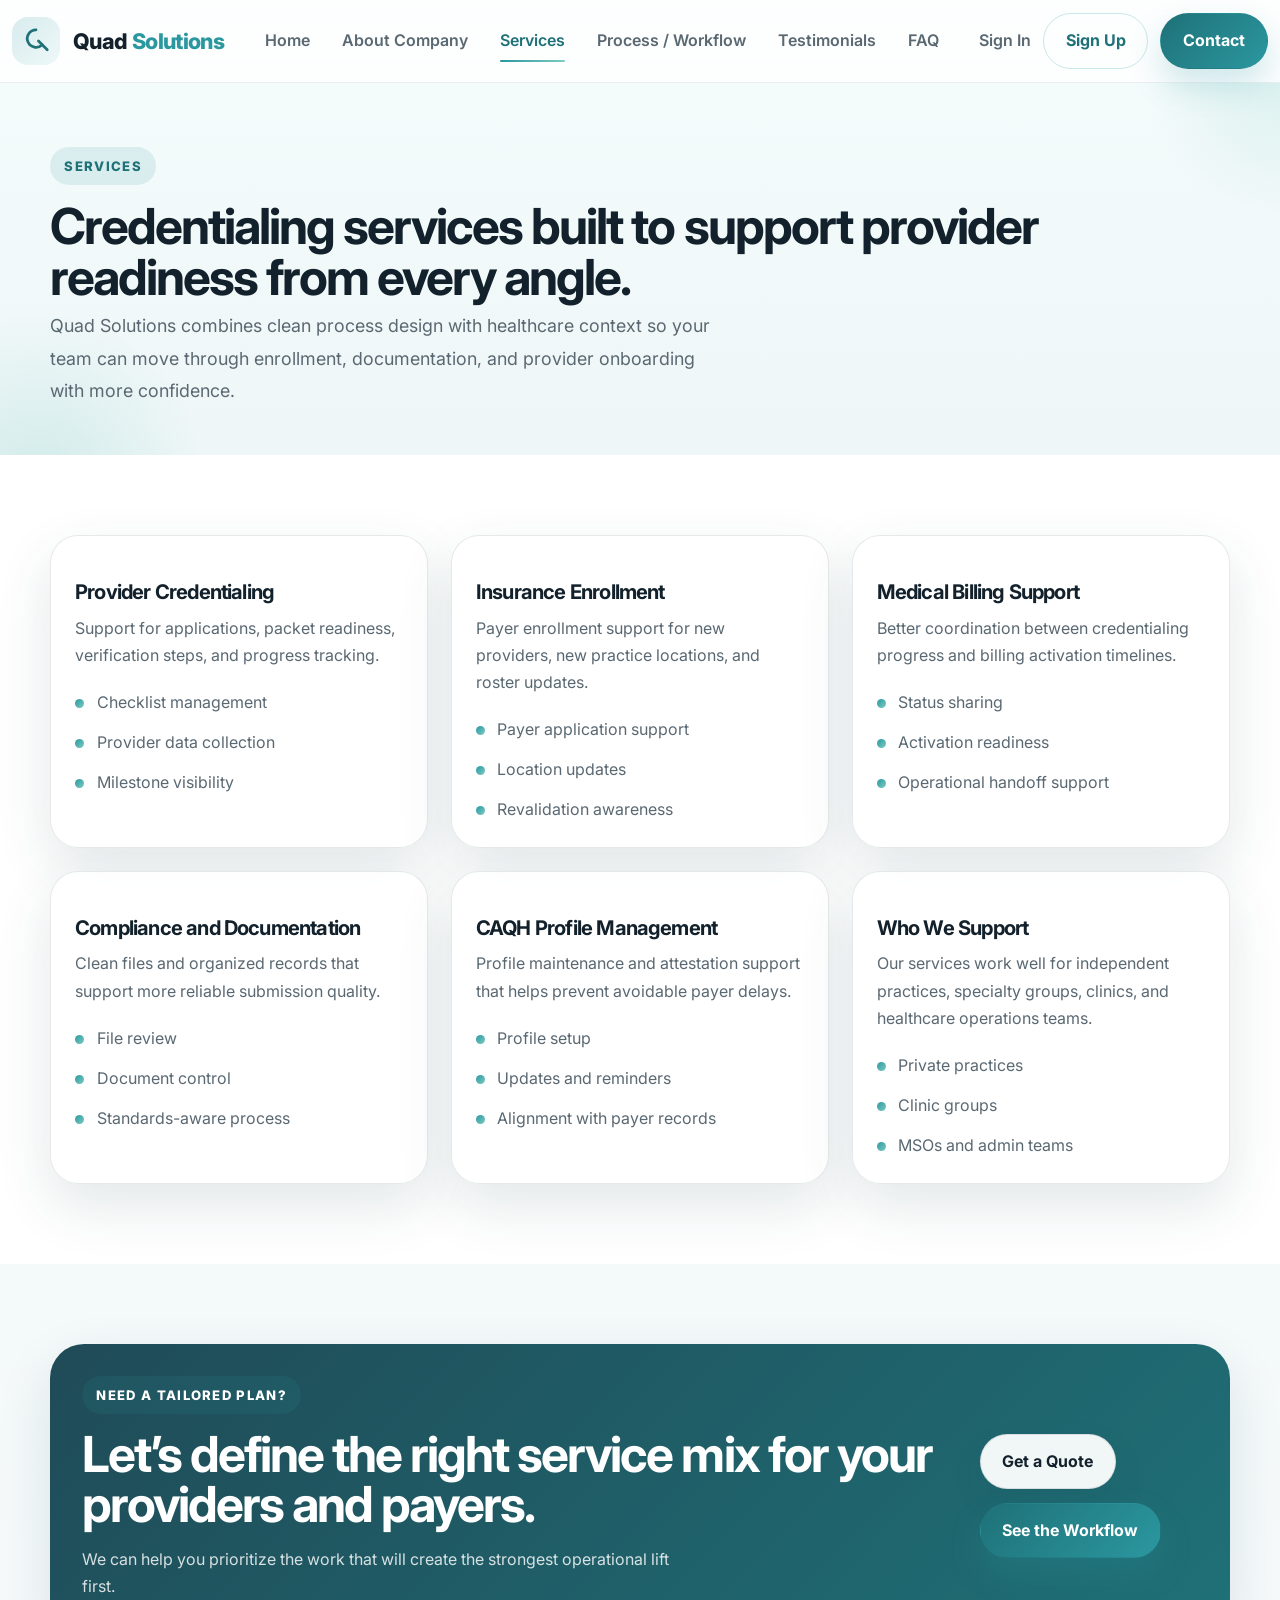
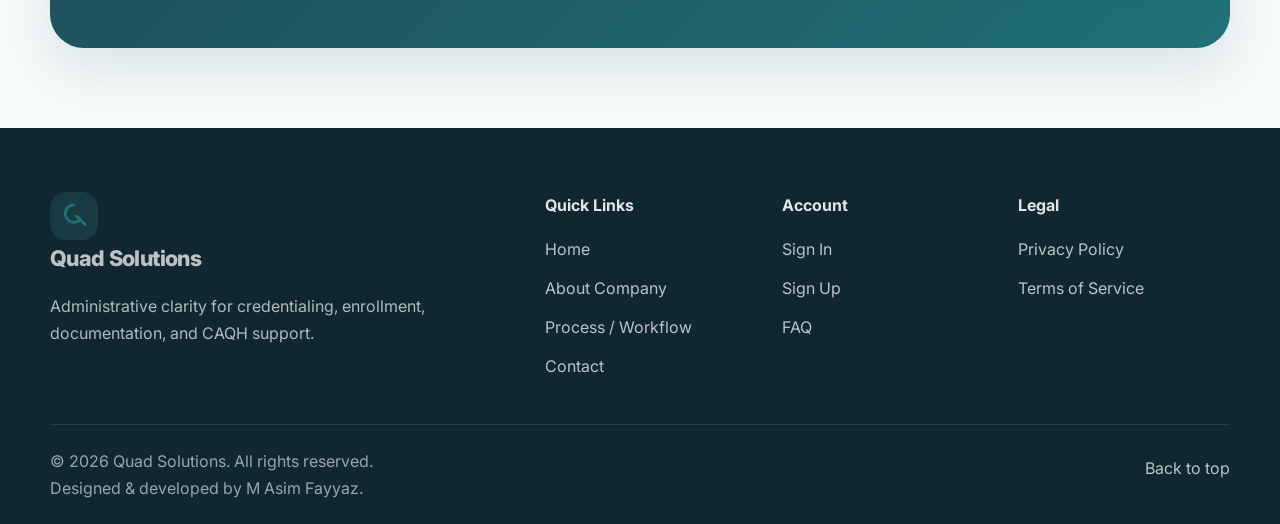
<file: pages/services.html>
<!doctype html>
<html lang="en">
  <head>
    <meta charset="UTF-8" />
    <meta name="viewport" content="width=device-width, initial-scale=1.0" />
    <meta
      name="description"
      content="Explore provider credentialing, insurance enrollment, medical billing support, documentation support, and CAQH management services from Quad Solutions."
    />
    <title>Services | Quad Solutions</title>
    <link rel="preconnect" href="https://fonts.googleapis.com" />
    <link rel="preconnect" href="https://fonts.gstatic.com" crossorigin />
    <link
      href="https://fonts.googleapis.com/css2?family=Inter:wght@400;500;600;700;800&display=swap"
      rel="stylesheet"
    />
    <link rel="stylesheet" href="../assets/css/style.css" />

  </head>
  <body>

    <header class="top">
      <div class="wrap top-row">
        <a class="brand" href="index.html" aria-label="Quad Solutions home">
          <span class="brand-icon" aria-hidden="true">
            <svg viewBox="0 0 24 24">
              <path d="M12 3a7 7 0 1 0 4.95 11.95L21 19" />
              <path d="M16.95 14.95L14 12" />
            </svg>
          </span>
          <span class="brand-text">Quad <span class="solution"> Solutions</span></span>
        </a>

        <nav class="nav" aria-label="Primary">
          <a class="nav-link" href="../index.html">Home</a>
          <a class="nav-link" href="about.html">About Company</a>
          <a class="nav-link active" href="services.html" aria-current="page">Services</a>
          <a class="nav-link" href="process.html">Process / Workflow</a>
          <a class="nav-link" href="testimonials.html">Testimonials</a>
          <a class="nav-link" href="faq.html">FAQ</a>
        </nav>

        <div class="actions">
          <a class="nav-link" href="signin.html">Sign In</a>
          <a class="btn btn-line" href="signup.html">Sign Up</a>
          <a class="btn btn-contact" href="contact.html">Contact</a>
          <button class="menu-btn" type="button" data-menu-btn aria-expanded="false" aria-controls="mobile-nav" aria-label="Toggle navigation">
            <span></span>
            <span></span>
            <span></span>
          </button>
        </div>
      </div>

      <div class="mobile" id="mobile-nav" data-menu hidden>
        <nav aria-label="Mobile primary">
          <a class="nav-link" href="../index.html">Home</a>
          <a class="nav-link" href="about.html">About Company</a>
          <a class="nav-link active" href="services.html" aria-current="page">Services</a>
          <a class="nav-link" href="process.html">Process / Workflow</a>
          <a class="nav-link" href="testimonials.html">Testimonials</a>
          <a class="nav-link" href="faq.html">FAQ</a>
          <a class="nav-link" href="signin.html">Sign In</a>
          <a class="nav-link" href="signup.html">Sign Up</a>
          <a class="btn btn-contact" href="contact.html">Contact</a>
        </nav>
      </div>
    </header>

    <main id="main">
      <section class="hero page-hero services-bg">
        <div class="wrap">
          <span class="eyebrow">Services</span>
          <h1>Credentialing services built to support provider readiness from every angle.</h1>
          <p class="lead">
            Quad Solutions combines clean process design with healthcare context so your team can
            move through enrollment, documentation, and provider onboarding with more confidence.
          </p>
        </div>
      </section>

      <section class="section alt">
        <div class="wrap">
          <div class="grid three">
            <article class="card">
              <h3>Provider Credentialing</h3>
              <p>Support for applications, packet readiness, verification steps, and progress tracking.</p>
              <ul class="list">
                <li>Checklist management</li>
                <li>Provider data collection</li>
                <li>Milestone visibility</li>
              </ul>
            </article>

            <article class="card">
              <h3>Insurance Enrollment</h3>
              <p>Payer enrollment support for new providers, new practice locations, and roster updates.</p>
              <ul class="list">
                <li>Payer application support</li>
                <li>Location updates</li>
                <li>Revalidation awareness</li>
              </ul>
            </article>

            <article class="card">
              <h3>Medical Billing Support</h3>
              <p>Better coordination between credentialing progress and billing activation timelines.</p>
              <ul class="list">
                <li>Status sharing</li>
                <li>Activation readiness</li>
                <li>Operational handoff support</li>
              </ul>
            </article>

            <article class="card">
              <h3>Compliance and Documentation</h3>
              <p>Clean files and organized records that support more reliable submission quality.</p>
              <ul class="list">
                <li>File review</li>
                <li>Document control</li>
                <li>Standards-aware process</li>
              </ul>
            </article>

            <article class="card">
              <h3>CAQH Profile Management</h3>
              <p>Profile maintenance and attestation support that helps prevent avoidable payer delays.</p>
              <ul class="list">
                <li>Profile setup</li>
                <li>Updates and reminders</li>
                <li>Alignment with payer records</li>
              </ul>
            </article>

            <article class="card">
              <h3>Who We Support</h3>
              <p>Our services work well for independent practices, specialty groups, clinics, and healthcare operations teams.</p>
              <ul class="list">
                <li>Private practices</li>
                <li>Clinic groups</li>
                <li>MSOs and admin teams</li>
              </ul>
            </article>
          </div>
        </div>
      </section>

      <section class="section">
        <div class="wrap">
          <div class="cta">
            <div>
              <span class="eyebrow" style="color: white;">Need a tailored plan?</span>
              <h2>Let’s define the right service mix for your providers and payers.</h2>
              <p>
                We can help you prioritize the work that will create the strongest operational lift first.
              </p>
            </div>
            <div class="cta-actions">
              <a class="btn btn-soft" href="contact.html#lead-form">Get a Quote</a>
              <a class="btn btn-contact" href="process.html">See the Workflow</a>
            </div>
          </div>
        </div>
      </section>
    </main>

    <footer class="footer">
      <div class="wrap footer-grid">
        <div>
          <a class="brand" href="index.html" aria-label="Quad Solutions home">
            <span class="brand-icon" aria-hidden="true">
              <svg viewBox="0 0 24 24">
                <path d="M12 3a7 7 0 1 0 4.95 11.95L21 19" />
                <path d="M16.95 14.95L14 12" />
              </svg>
            </span>
            <span class="brand-text">Quad Solutions</span>
          </a>
          <p class="footer-text">
            Administrative clarity for credentialing, enrollment, documentation, and CAQH support.
          </p>
        </div>
        <div>
          <h2>Quick Links</h2>
          <a href="index.html">Home</a>
          <a href="about.html">About Company</a>
          <a href="process.html">Process / Workflow</a>
          <a href="contact.html">Contact</a>
        </div>
        <div>
          <h2>Account</h2>
          <a href="signin.html">Sign In</a>
          <a href="signup.html">Sign Up</a>
          <a href="faq.html">FAQ</a>
        </div>
        <div>
          <h2>Legal</h2>
          <a href="faq.html">Privacy Policy</a>
          <a href="faq.html">Terms of Service</a>
        </div>
      </div>
      <div class="wrap footer-bottom">
      <p>&copy; 2026 Quad Solutions. All rights reserved. <br>
        Designed & developed by M Asim Fayyaz.</p>
        <a href="#main">Back to top</a>
      </div>
    </footer>

        <script src="../assets/js/main.js" defer></script>
  </body>
</html>
</file>
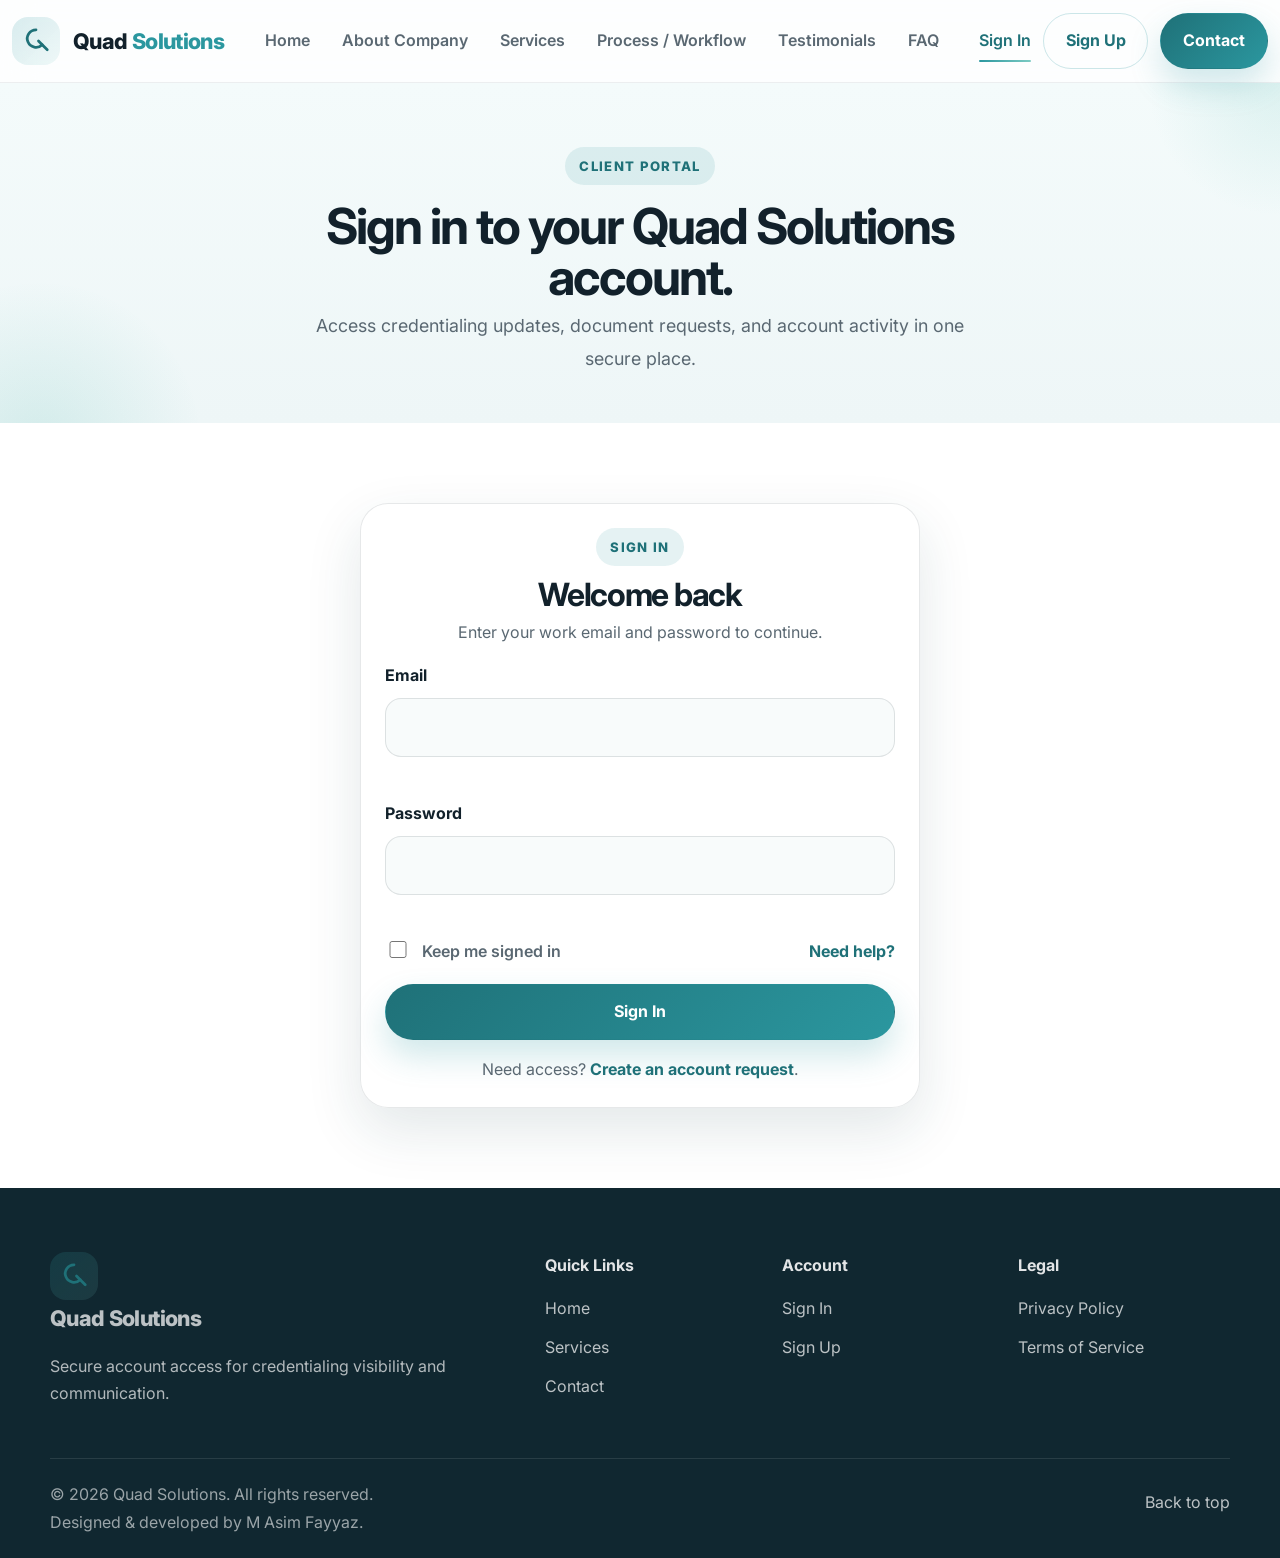
<file: pages/signin.html>
<!doctype html>
<html lang="en">

<head>
  <meta charset="UTF-8" />
  <meta name="viewport" content="width=device-width, initial-scale=1.0" />
  <meta name="description"
    content="Sign in to the Quad Solutions portal to review credentialing updates and account activity." />
  <title>Sign In | Quad Solutions</title>
  <link rel="preconnect" href="https://fonts.googleapis.com" />
  <link rel="preconnect" href="https://fonts.gstatic.com" crossorigin />
  <link href="https://fonts.googleapis.com/css2?family=Inter:wght@400;500;600;700;800&display=swap" rel="stylesheet" />
  <link rel="stylesheet" href="../assets/css/style.css" />

</head>

<body class="auth-page">

  <header class="top">
    <div class="wrap top-row">
      <a class="brand" href="../index.html" aria-label="Quad Solutions home">
        <span class="brand-icon" aria-hidden="true">
          <svg viewBox="0 0 24 24">
            <path d="M12 3a7 7 0 1 0 4.95 11.95L21 19" />
            <path d="M16.95 14.95L14 12" />
          </svg>
        </span>
        <span class="brand-text">Quad <span class="solution"> Solutions</span></span>
      </a>

      <nav class="nav" aria-label="Primary">
        <a class="nav-link" href="../index.html">Home</a>
        <a class="nav-link" href="about.html">About Company</a>
        <a class="nav-link" href="services.html">Services</a>
        <a class="nav-link" href="process.html">Process / Workflow</a>
        <a class="nav-link" href="testimonials.html">Testimonials</a>
        <a class="nav-link" href="faq.html">FAQ</a>
      </nav>

      <div class="actions">
        <a class="nav-link active" href="signin.html" aria-current="page">Sign In</a>
        <a class="btn btn-line" href="signup.html">Sign Up</a>
        <a class="btn btn-contact" href="contact.html">Contact</a>
        <button class="menu-btn" type="button" data-menu-btn aria-expanded="false" aria-controls="mobile-nav"
          aria-label="Toggle navigation">
          <span></span>
          <span></span>
          <span></span>
        </button>
      </div>
    </div>

    <div class="mobile" id="mobile-nav" data-menu hidden>
      <nav aria-label="Mobile primary">
        <a class="nav-link" href="../index.html">Home</a>
        <a class="nav-link" href="about.html">About Company</a>
        <a class="nav-link" href="services.html">Services</a>
        <a class="nav-link" href="process.html">Process / Workflow</a>
        <a class="nav-link" href="testimonials.html">Testimonials</a>
        <a class="nav-link" href="faq.html">FAQ</a>
        <a class="nav-link active" href="signin.html" aria-current="page">Sign In</a>
        <a class="nav-link" href="signup.html">Sign Up</a>
        <a class="btn btn-contact" href="contact.html">Contact</a>
      </nav>
    </div>
  </header>

  <main id="main">
    <section class="hero page-hero">
      <div class="wrap">
        <span class="eyebrow">Client Portal</span>
        <h1>Sign in to your Quad Solutions account.</h1>
        <p class="lead">
          Access credentialing updates, document requests, and account activity in one secure place.
        </p>
      </div>
    </section>

    <section class="section alt">
      <div class="wrap signin-box">
        <form class="auth-box" data-form
          data-ok="Your sign-in details have been validated. Connect this form to your secure authentication service to enable live access."
          novalidate>
          <div class="form-head">
            <span class="eyebrow">Sign In</span>
            <h2>Welcome back</h2>
            <p>Enter your work email and password to continue.</p>
          </div>

          <div class="alert" data-alert hidden role="status" aria-live="polite"></div>

          <div class="form-grid">
            <div class="field full">
              <label for="sign-email">Email</label>
              <input id="sign-email" name="email" type="email" autocomplete="email" required
                data-error="sign-error-email" aria-describedby="sign-error-email" />
              <p class="error" id="sign-error-email" aria-live="polite"></p>
            </div>

            <div class="field full">
              <label for="sign-pass">Password</label>
              <input id="sign-pass" name="password" type="password" autocomplete="current-password" minlength="8"
                required data-error="sign-error-pass" aria-describedby="sign-error-pass" />
              <p class="error" id="sign-error-pass" aria-live="polite"></p>
            </div>
          </div>

          <div class="row">
            <div class="check">
              <input id="remember" name="remember" type="checkbox" />
              <label for="remember">Keep me signed in</label>
            </div>
            <a href="contact.html">Need help?</a>
          </div>

          <button class="btn btn-main" type="submit">Sign In</button>
          <p class="form-note">Need access? <a href="signup.html">Create an account request</a>.</p>
        </form>
      </div>
    </section>
  </main>

  <footer class="footer">
    <div class="wrap footer-grid">
      <div>
        <a class="brand" href="index.html" aria-label="Quad Solutions home">
          <span class="brand-icon" aria-hidden="true">
            <svg viewBox="0 0 24 24">
              <path d="M12 3a7 7 0 1 0 4.95 11.95L21 19" />
              <path d="M16.95 14.95L14 12" />
            </svg>
          </span>
          <span class="brand-text">Quad Solutions</span>
        </a>
        <p class="footer-text">Secure account access for credentialing visibility and communication.</p>
      </div>
      <div>
        <h2>Quick Links</h2>
        <a href="index.html">Home</a>
        <a href="services.html">Services</a>
        <a href="contact.html">Contact</a>
      </div>
      <div>
        <h2>Account</h2>
        <a href="signin.html">Sign In</a>
        <a href="signup.html">Sign Up</a>
      </div>
      <div>
        <h2>Legal</h2>
        <a href="faq.html">Privacy Policy</a>
        <a href="faq.html">Terms of Service</a>
      </div>
    </div>
    <div class="wrap footer-bottom">
      <p>&copy; 2026 Quad Solutions. All rights reserved. <br>
        Designed & developed by M Asim Fayyaz.</p>
      <a href="#main">Back to top</a>
    </div>
  </footer>

  <script src="../assets/js/main.js" defer></script>
</body>

</html>
</file>
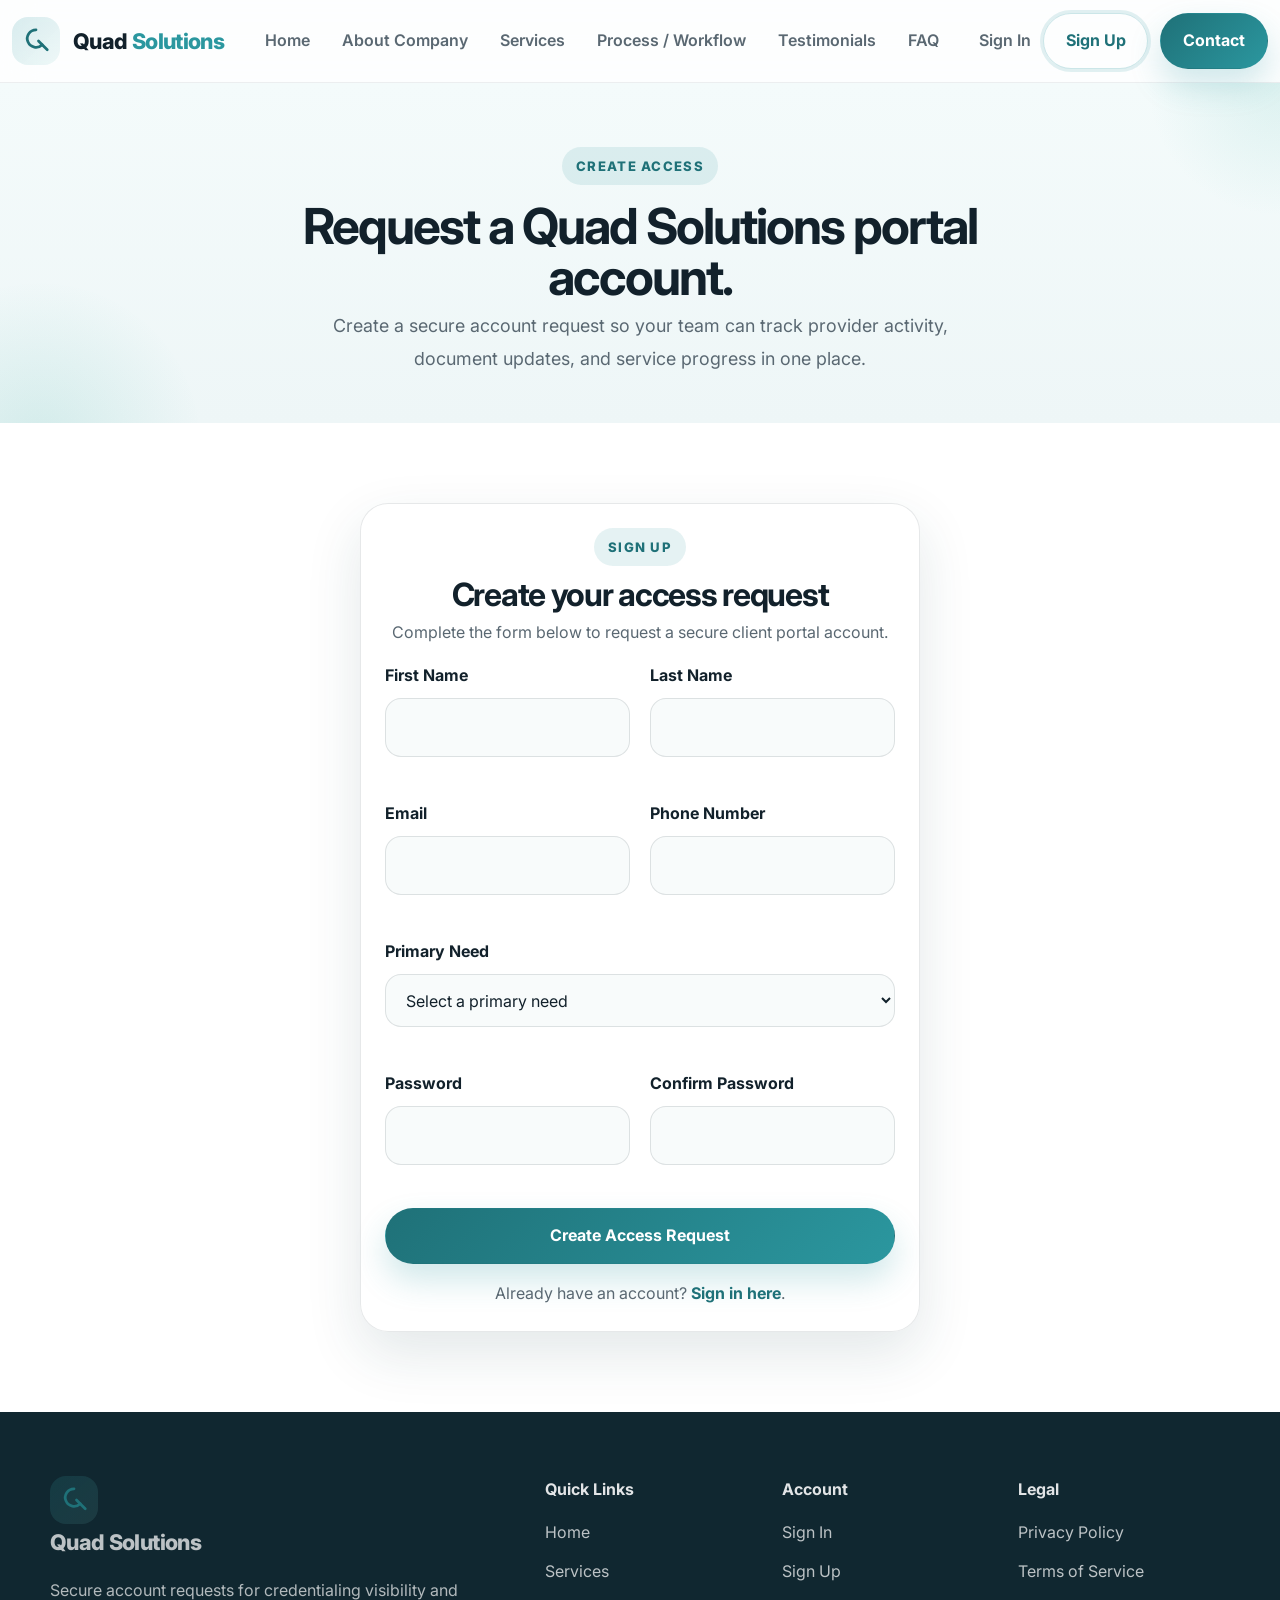
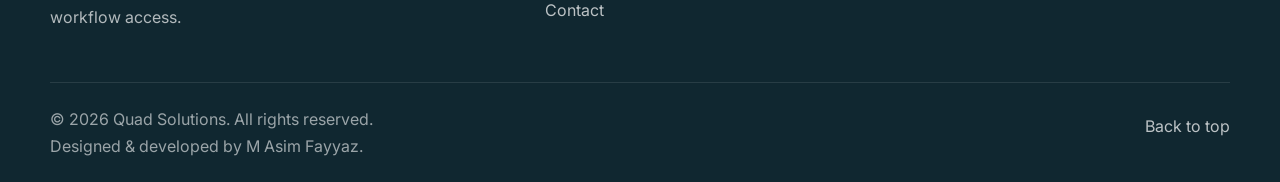
<file: pages/signup.html>
<!doctype html>
<html lang="en">
  <head>
    <meta charset="UTF-8" />
    <meta name="viewport" content="width=device-width, initial-scale=1.0" />
    <meta
      name="description"
      content="Create a Quad Solutions portal access request for your healthcare organization."
    />
    <title>Sign Up | Quad Solutions</title>
    <link rel="preconnect" href="https://fonts.googleapis.com" />
    <link rel="preconnect" href="https://fonts.gstatic.com" crossorigin />
    <link
      href="https://fonts.googleapis.com/css2?family=Inter:wght@400;500;600;700;800&display=swap"
      rel="stylesheet"
    />
    <link rel="stylesheet" href="../assets/css/style.css" />

  </head>
  <body class="auth-page">

    <header class="top">
      <div class="wrap top-row">
        <a class="brand" href="../index.html" aria-label="Quad Solutions home">
          <span class="brand-icon" aria-hidden="true">
            <svg viewBox="0 0 24 24">
              <path d="M12 3a7 7 0 1 0 4.95 11.95L21 19" />
              <path d="M16.95 14.95L14 12" />
            </svg>
          </span>
          <span class="brand-text">Quad <span class="solution"> Solutions</span></span>
        </a>

        <nav class="nav" aria-label="Primary">
          <a class="nav-link" href="../index.html">Home</a>
          <a class="nav-link" href="about.html">About Company</a>
          <a class="nav-link" href="services.html">Services</a>
          <a class="nav-link" href="process.html">Process / Workflow</a>
          <a class="nav-link" href="testimonials.html">Testimonials</a>
          <a class="nav-link" href="faq.html">FAQ</a>
        </nav>

        <div class="actions">
          <a class="nav-link" href="signin.html">Sign In</a>
          <a class="btn btn-line" href="signup.html" aria-current="page">Sign Up</a>
          <a class="btn btn-contact" href="contact.html">Contact</a>
          <button class="menu-btn" type="button" data-menu-btn aria-expanded="false" aria-controls="mobile-nav" aria-label="Toggle navigation">
            <span></span>
            <span></span>
            <span></span>
          </button>
        </div>
      </div>

      <div class="mobile" id="mobile-nav" data-menu hidden>
        <nav aria-label="Mobile primary">
          <a class="nav-link" href="../index.html">Home</a>
          <a class="nav-link" href="about.html">About Company</a>
          <a class="nav-link" href="services.html">Services</a>
          <a class="nav-link" href="process.html">Process / Workflow</a>
          <a class="nav-link" href="testimonials.html">Testimonials</a>
          <a class="nav-link" href="faq.html">FAQ</a>
          <a class="nav-link" href="signin.html">Sign In</a>
          <a class="nav-link active" href="signup.html" aria-current="page">Sign Up</a>
          <a class="btn btn-main" href="contact.html">Contact</a>
        </nav>
      </div>
    </header>

    <main id="main">
      <section class="hero page-hero">
        <div class="wrap">
          <span class="eyebrow">Create Access</span>
          <h1>Request a Quad Solutions portal account.</h1>
          <p class="lead">
            Create a secure account request so your team can track provider activity, document updates,
            and service progress in one place.
          </p>
        </div>
      </section>

      <section class="section alt">
        <div class="wrap">
          <form
            class="auth-box"
            data-form
            data-ok="Your portal access request has been submitted. A Quad Solutions administrator will follow up with next steps."
            novalidate
          >
            <div class="form-head">
              <span class="eyebrow">Sign Up</span>
              <h2>Create your access request</h2>
              <p>Complete the form below to request a secure client portal account.</p>
            </div>

            <div class="alert" data-alert hidden role="status" aria-live="polite"></div>

            <div class="form-grid">
              <div class="field">
                <label for="up-name">First Name</label>
                <input id="up-name" name="name" type="text" autocomplete="name" required data-error="up-error-name" aria-describedby="up-error-name" />
                <p class="error" id="up-error-name" aria-live="polite"></p>
              </div>

              <div class="field">
                <label for="up-practice">Last Name</label>
                <input id="up-practice" name="practice" type="text" autocomplete="organization" required data-error="up-error-practice" aria-describedby="up-error-practice" />
                <p class="error" id="up-error-practice" aria-live="polite"></p>
              </div>

              <div class="field">
                <label for="up-email">Email</label>
                <input id="up-email" name="email" type="email" autocomplete="email" required data-error="up-error-email" aria-describedby="up-error-email" />
                <p class="error" id="up-error-email" aria-live="polite"></p>
              </div>

              <div class="field">
                <label for="up-phone">Phone Number</label>
                <input id="up-phone" name="phone" type="tel" autocomplete="tel" required data-error="up-error-phone" aria-describedby="up-error-phone" />
                <p class="error" id="up-error-phone" aria-live="polite"></p>
              </div>

              <div class="field full">
                <label for="up-service">Primary Need</label>
                <select id="up-service" name="need" required data-error="up-error-service" aria-describedby="up-error-service">
                  <option value="">Select a primary need</option>
                  <option>Credentialing visibility</option>
                  <option>Insurance enrollment coordination</option>
                  <option>CAQH management updates</option>
                  <option>Documentation and compliance tracking</option>
                  <option>Multi-service oversight</option>
                </select>
                <p class="error" id="up-error-service" aria-live="polite"></p>
              </div>

              <div class="field">
                <label for="up-pass">Password</label>
                <input id="up-pass" name="password" type="password" autocomplete="new-password" minlength="8" required data-error="up-error-pass" aria-describedby="up-error-pass" />
                <p class="error" id="up-error-pass" aria-live="polite"></p>
              </div>

              <div class="field">
                <label for="up-pass-2">Confirm Password</label>
                <input id="up-pass-2" name="password2" type="password" autocomplete="new-password" minlength="8" required data-error="up-error-pass-2" data-match="up-pass" data-match-message="Passwords must match." aria-describedby="up-error-pass-2" />
                <p class="error" id="up-error-pass-2" aria-live="polite"></p>
              </div>
            </div>

            <button class="btn btn-main" type="submit">Create Access Request</button>
            <p class="form-note">Already have an account? <a href="signin.html">Sign in here</a>.</p>
          </form>
        </div>
      </section>
    </main>

    <footer class="footer">
      <div class="wrap footer-grid">
        <div>
          <a class="brand" href="index.html" aria-label="Quad Solutions home">
            <span class="brand-icon" aria-hidden="true">
              <svg viewBox="0 0 24 24">
                <path d="M12 3a7 7 0 1 0 4.95 11.95L21 19" />
                <path d="M16.95 14.95L14 12" />
              </svg>
            </span>
            <span class="brand-text">Quad Solutions</span>
          </a>
          <p class="footer-text">Secure account requests for credentialing visibility and workflow access.</p>
        </div>
        <div>
          <h2>Quick Links</h2>
          <a href="index.html">Home</a>
          <a href="services.html">Services</a>
          <a href="contact.html">Contact</a>
        </div>
        <div>
          <h2>Account</h2>
          <a href="signin.html">Sign In</a>
          <a href="signup.html">Sign Up</a>
        </div>
        <div>
          <h2>Legal</h2>
          <a href="faq.html">Privacy Policy</a>
          <a href="faq.html">Terms of Service</a>
        </div>
      </div>
      <div class="wrap footer-bottom">
      <p>&copy; 2026 Quad Solutions. All rights reserved. <br>
        Designed & developed by M Asim Fayyaz.</p>
        <a href="#main">Back to top</a>
      </div>
    </footer>

        <script src="../assets/js/main.js" defer></script>
  </body>
</html>
</file>
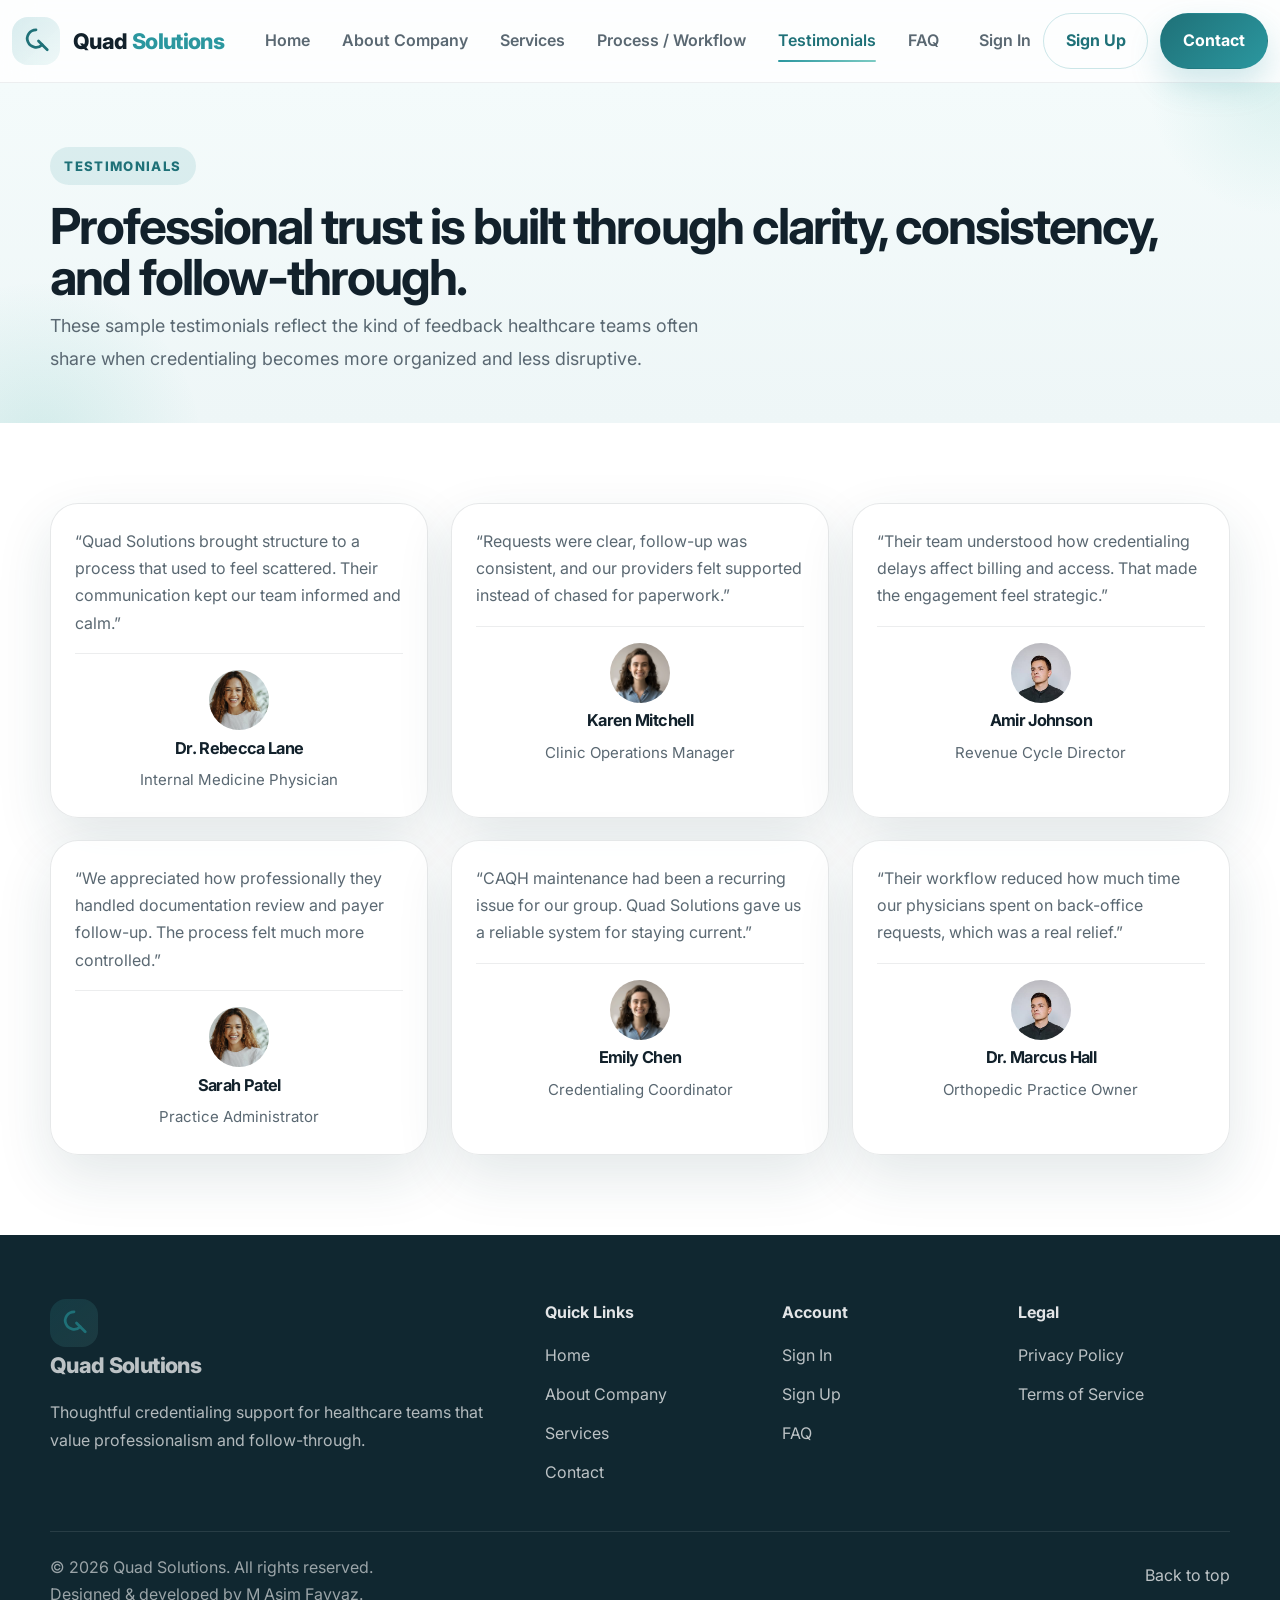
<file: pages/testimonials.html>
<!doctype html>
<html lang="en">

<head>
  <meta charset="UTF-8" />
  <meta name="viewport" content="width=device-width, initial-scale=1.0" />
  <meta name="description"
    content="Read sample testimonials that reflect how healthcare teams describe the Quad Solutions credentialing experience." />
  <title>Testimonials | Quad Solutions</title>
  <link rel="preconnect" href="https://fonts.googleapis.com" />
  <link rel="preconnect" href="https://fonts.gstatic.com" crossorigin />
  <link href="https://fonts.googleapis.com/css2?family=Inter:wght@400;500;600;700;800&display=swap" rel="stylesheet" />
  <link rel="stylesheet" href="../assets/css/style.css" />
</head>

<body>

  <header class="top">
    <div class="wrap top-row">
      <a class="brand" href="../index.html" aria-label="Quad Solutions home">
        <span class="brand-icon" aria-hidden="true">
          <svg viewBox="0 0 24 24">
            <path d="M12 3a7 7 0 1 0 4.95 11.95L21 19" />
            <path d="M16.95 14.95L14 12" />
          </svg>
        </span>
        <span class="brand-text">Quad <span class="solution"> Solutions</span></span>
      </a>

      <nav class="nav" aria-label="Primary">
        <a class="nav-link" href="../index.html">Home</a>
        <a class="nav-link" href="about.html">About Company</a>
        <a class="nav-link" href="services.html">Services</a>
        <a class="nav-link" href="process.html">Process / Workflow</a>
        <a class="nav-link active" href="testimonials.html" aria-current="page">Testimonials</a>
        <a class="nav-link" href="faq.html">FAQ</a>
      </nav>

      <div class="actions">
        <a class="nav-link" href="signin.html">Sign In</a>
        <a class="btn btn-line" href="signup.html">Sign Up</a>
        <a class="btn btn-contact" href="contact.html">Contact</a>
        <button class="menu-btn" type="button" data-menu-btn aria-expanded="false" aria-controls="mobile-nav"
          aria-label="Toggle navigation">
          <span></span>
          <span></span>
          <span></span>
        </button>
      </div>
    </div>

    <div class="mobile" id="mobile-nav" data-menu hidden>
      <nav aria-label="Mobile primary">
        <a class="nav-link" href="../index.html">Home</a>
        <a class="nav-link" href="about.html">About Company</a>
        <a class="nav-link" href="services.html">Services</a>
        <a class="nav-link" href="process.html">Process / Workflow</a>
        <a class="nav-link active" href="testimonials.html" aria-current="page">Testimonials</a>
        <a class="nav-link" href="faq.html">FAQ</a>
        <a class="nav-link" href="signin.html">Sign In</a>
        <a class="nav-link" href="signup.html">Sign Up</a>
        <a class="btn btn-main" href="contact.html">Contact</a>
      </nav>
    </div>
  </header>

  <main id="main">
    <section class="hero page-hero testimonials-bg">
      <div class="wrap">
        <span class="eyebrow">Testimonials</span>
        <h1>Professional trust is built through clarity, consistency, and follow-through.</h1>
        <p class="lead">
          These sample testimonials reflect the kind of feedback healthcare teams often share
          when credentialing becomes more organized and less disruptive.
        </p>
      </div>
    </section>

    <section class="section alt">
      <div class="wrap">
        <div class="grid three">
          <article class="quote">
            <p>“Quad Solutions brought structure to a process that used to feel scattered. Their communication kept our
              team informed and calm.”</p>
            <div class="person">
              <div class="person-img"><img src="../assets/img/persons/person 1.jpg" alt=""></div>
              <strong>Dr. Rebecca Lane</strong>
              <span>Internal Medicine Physician</span>
            </div>
          </article>
          <article class="quote">
            <p>“Requests were clear, follow-up was consistent, and our providers felt supported instead of chased for
              paperwork.”</p>
            <div class="person">
              <div class="person-img"><img src="../assets/img/persons/person 2.webp" alt=""></div>
              <strong>Karen Mitchell</strong>
              <span>Clinic Operations Manager</span>
            </div>
          </article>
          <article class="quote">
            <p>“Their team understood how credentialing delays affect billing and access. That made the engagement feel
              strategic.”</p>
            <div class="person">
              <div class="person-img"><img src="../assets/img/persons/person.jpg" alt=""></div>
              <strong>Amir Johnson</strong>
              <span>Revenue Cycle Director</span>
            </div>
          </article>
          <article class="quote">
            <p>“We appreciated how professionally they handled documentation review and payer follow-up. The process
              felt much more controlled.”</p>
            <div class="person">
              <div class="person-img"><img src="../assets/img/persons/person 1.jpg" alt=""></div>
              <strong>Sarah Patel</strong>
              <span>Practice Administrator</span>
            </div>
          </article>
          <article class="quote">
            <p>“CAQH maintenance had been a recurring issue for our group. Quad Solutions gave us a reliable system for
              staying current.”</p>
            <div class="person">
              <div class="person-img"><img src="../assets/img/persons/person 2.webp" alt=""></div>
              <strong>Emily Chen</strong>
              <span>Credentialing Coordinator</span>
            </div>
          </article>
          <article class="quote">
            <p>“Their workflow reduced how much time our physicians spent on back-office requests, which was a real
              relief.”</p>
            <div class="person">
              <div class="person-img"><img src="../assets/img/persons/person.jpg" alt=""></div>
              <strong>Dr. Marcus Hall</strong>
              <span>Orthopedic Practice Owner</span>
            </div>
          </article>
        </div>
      </div>
    </section>
  </main>

  <footer class="footer">
    <div class="wrap footer-grid">
      <div>
        <a class="brand" href="index.html" aria-label="Quad Solutions home">
          <span class="brand-icon" aria-hidden="true">
            <svg viewBox="0 0 24 24">
              <path d="M12 3a7 7 0 1 0 4.95 11.95L21 19" />
              <path d="M16.95 14.95L14 12" />
            </svg>
          </span>
          <span class="brand-text">Quad Solutions</span>
        </a>
        <p class="footer-text">
          Thoughtful credentialing support for healthcare teams that value professionalism and follow-through.
        </p>
      </div>
      <div>
        <h2>Quick Links</h2>
        <a href="index.html">Home</a>
        <a href="./about.html">About Company</a>
        <a href="./services.html">Services</a>
        <a href="./contact.html">Contact</a>
      </div>
      <div>
        <h2>Account</h2>
        <a href="./signin.html">Sign In</a>
        <a href="./signup.html">Sign Up</a>
        <a href="./faq.html">FAQ</a>
      </div>
      <div>
        <h2>Legal</h2>
        <a href="./faq.html">Privacy Policy</a>
        <a href="./faq.html">Terms of Service</a>
      </div>
    </div>
    <div class="wrap footer-bottom">
      <p>&copy; 2026 Quad Solutions. All rights reserved. <br>
        Designed & developed by M Asim Fayyaz.</p>
      <a href="#main">Back to top</a>
    </div>
  </footer>

  <script src="../assets/js/main.js" defer></script>
</body>

</html>
</file>
<file: Quad-Solutions-Health-Care-Website/assets/css/style.css>
/* CSS Variables */
:root {
  /* Backgrounds */
  --bg:        #eef6f7;
  --bg-soft:   #f7fbfb;

  /* Card surfaces */
  --card:        rgba(255, 255, 255, 0.9);
  --card-strong: #ffffff;

  /* Text */
  --text:  #12212b;
  --muted: #5a6872;

  /* Borders */
  --line: rgba(18, 33, 43, 0.1);

  /* Brand colors */
  --brand:      #2b979f;
  --brand-dark: #1f7178;
  --brand-soft: #dff3f1;
  --accent:     #7ccbc3;
  --navy:       #1f4b57;

  /* Status colors */
  --ok:       #1d7b57;
  --ok-bg:    #edf8f2;
  --error:    #bf4456;
  --error-bg: #fff1f4;

  /* Shadows */
  --shadow:      0 22px 56px rgba(26, 63, 72, 0.12);
  --shadow-soft: 0 14px 34px rgba(26, 63, 72, 0.08);

  /* Border radius */
  --radius:    28px;
  --radius-sm: 18px;

  /* Max page width */
  --wrap: 1180px;
}


/* Reset */
*,
*::before,
*::after {
  box-sizing: border-box;
  -webkit-tap-highlight-color: transparent;
}

html {
  scroll-behavior: auto;
}

body {
  margin: 0;
  font-family: "Inter", sans-serif;
  color: var(--text);
  background: linear-gradient(180deg, #eef6f7 0%, #f8fbfb 100%);
  line-height: 1.7;
}

/* Prevent scroll when mobile menu is open */
body.menu-open {
  overflow: hidden;
}

img,
video {
  display: block;
  max-width: 100%;
}

a {
  color: inherit;
  text-decoration: none;
}

/* Form elements inherit page font */
button,
input,
select,
textarea {
  font: inherit;
}

/* SVG icon defaults */
svg {
  display: block;
  width: 100%;
  height: 100%;
  fill: none;
  stroke: currentColor;
  stroke-width: 1.7;
  stroke-linecap: round;
  stroke-linejoin: round;
}


/* Typography */

/* Hero h1 */
.hero-copy h1 {
  margin-top: 1.1rem;
  margin-bottom: 0.5rem;
  font-size: clamp(3rem, 6vw, 5.1rem);
  line-height: 0.98;
  letter-spacing: -0.04em;
}

/* Section headings */
.page-hero h1,
.intro h2,
.cta h2,
.side h2,
.auth-box h2 {
  margin-top: 0.9rem;
  margin-bottom: 0.5rem;
  font-size: clamp(2rem, 4vw, 3.1rem);
  line-height: 1.02;
  letter-spacing: -0.04em;
}

.page-hero h1 {
  margin-top: 1rem;
}

/* Card and step headings */
.card h3,
.step h3,
.contact-item h3 {
  margin-bottom: 0.7rem;
  font-size: 1.26rem;
  line-height: 1.15;
  letter-spacing: -0.04em;
}

/* Secondary/muted text */
.lead,
.intro p,
.card p,
.step p,
.quote p,
.side p,
.footer-text,
.faq-body p,
.contact-item p,
.form-note,
.video-note,
.auth-note,
.mini-card p,
.form-head p {
  color: var(--muted);
  margin: 0;
}

/* Larger intro paragraph */
.lead {
  max-width: 42rem;
  font-size: 1.12rem;
  line-height: 1.8;
}

/* Quote author */
.quote strong {
  display: block;
  margin-bottom: 0.3rem;
  font-size: 1.02rem;
  letter-spacing: -0.04em;
}


/* Layout */

/* Page wrapper */
.wrap {
  width: min(var(--wrap), calc(100% - 2rem));
  margin: 0 auto;
}

/* Section spacing */
.section {
  padding: 5rem 0;
}

.section.alt {
  background: #ffffff;
}

/* Intro block above grids */
.intro {
  max-width: 700px;
  margin-bottom: 2rem;
}

.intro p {
  margin: 0.9rem 0 0;
}

/* Grid system */
.grid {
  display: grid;
  gap: 1.4rem;
}

.grid.two   { grid-template-columns: repeat(2, minmax(0, 1fr)); }
.grid.three { grid-template-columns: repeat(3, minmax(0, 1fr)); }
.grid.four  { grid-template-columns: repeat(4, minmax(0, 1fr)); }

/* Flex row */
.row {
  display: flex;
  align-items: center;
  justify-content: space-between;
  gap: 1rem;
  margin: 1rem 0 1.2rem;
}


/* Buttons */
.btn {
  display: inline-flex;
  align-items: center;
  justify-content: center;
  min-height: 50px;
  padding: 0.82rem 1.35rem;
  border: 1px solid transparent;
  border-radius: 999px;
  font-weight: 700;
  transition: transform 0.2s ease, box-shadow 0.2s ease,
              background 0.2s ease, border-color 0.2s ease;
}

.btn:hover,
.btn:focus-visible {
  transform: translateY(-1px);
}

/* Primary button */
.btn-main {
  background: linear-gradient(135deg, var(--brand-dark), var(--brand));
  color: #fff;
  box-shadow: 0 16px 32px rgba(43, 151, 159, 0.22);
  margin: 1rem 0;
}

/* White/soft button */
.btn-soft {
  background: rgba(255, 255, 255, 0.94);
  color: var(--text);
  border-color: rgba(18, 33, 43, 0.1);
  box-shadow: var(--shadow-soft);
}

/* Outlined button */
.btn-line {
  background: transparent;
  color: var(--brand-dark);
  border-color: rgba(43, 151, 159, 0.24);
}

/* Contact Button */

.btn-contact {
  background: linear-gradient(135deg, var(--brand-dark), var(--brand));
  color: #fff;
  box-shadow: 0 16px 32px rgba(43, 151, 159, 0.22);
}

/* Active page indicator */
.btn[aria-current="page"] {
  box-shadow: 0 0 0 3px rgba(43, 151, 159, 0.14);
}


/* Header */
.top {
  position: sticky;
  top: 0;
  z-index: 1000;
  background: rgba(255, 255, 255, 0.88);
  backdrop-filter: blur(16px);
  border-bottom: 1px solid rgba(18, 33, 43, 0.07);
}

.top-row {
  min-height: 82px;
  width: 100%;
  display: flex;
  align-items: center;
  justify-content: space-around;
  gap: 1rem;
}

/* Logo */
.brand {
  display: inline-flex;
  align-items: center;
  gap: 0.8rem;
  font-weight: 800;
}

.brand-icon {
  width: 48px;
  height: 48px;
  display: grid;
  place-items: center;
  border-radius: 16px;
  background: linear-gradient(135deg,
    rgba(43, 151, 159, 0.18),
    rgba(124, 203, 195, 0.12));
  color: var(--brand-dark);
}

.brand-icon svg {
  width: 30px;
  height: 30px;
  stroke-width: 2.2;
}

.brand-text {
  font-size: 1.35rem;
  letter-spacing: -0.03em;
}

.solution{
  color: var(--brand);
}

/* Desktop nav */
.nav {
  display: flex;
  align-items: center;
  gap: 2rem;
}

.nav-link {
  position: relative;
  color: var(--muted);
  font-weight: 600;
  transition: color 0.2s ease;
}

.nav-link:hover,
.nav-link:focus-visible,
.nav-link.active {
  color: var(--brand-dark);
}

/* Nav link underline */
.nav-link::after {
  content: "";
  position: absolute;
  left: 0;
  right: 0;
  bottom: -0.45rem;
  height: 2px;
  border-radius: 999px;
  background: linear-gradient(90deg, var(--brand), var(--accent));
  opacity: 0;
  transform: scaleX(0.5);
  transition: transform 0.2s ease, opacity 0.2s ease;
}

.nav-link:hover::after,
.nav-link:focus-visible::after,
.nav-link.active::after {
  opacity: 1;
  transform: scaleX(1);
}

/* Header buttons */
.actions {
  display: flex;
  align-items: center;
  gap: 0.75rem;
}

/* Hamburger button (hidden on desktop) */
.menu-btn {
  display: none;
  width: 50px;
  height: 50px;
  padding: 0.8rem;
  border: 1px solid rgba(18, 33, 43, 0.1);
  border-radius: 16px;
  background: #fff;
  box-shadow: var(--shadow-soft);
  flex-direction: column;
  justify-content: center;
  gap: 0.28rem;
}

.menu-btn span {
  height: 2px;
  border-radius: 999px;
  background: var(--navy);
  transition: transform 0.2s ease, opacity 0.2s ease;
}

/* Hamburger turns into X when open */
.menu-btn[aria-expanded="true"] span:nth-child(1) {
  transform: translateY(6px) rotate(45deg);
}
.menu-btn[aria-expanded="true"] span:nth-child(2) {
  opacity: 0;
}
.menu-btn[aria-expanded="true"] span:nth-child(3) {
  transform: translateY(-6px) rotate(-45deg);
}


/* Mobile menu */
.mobile {
  background: rgba(255, 255, 255, 0.96);
  border-top: 1px solid rgba(18, 33, 43, 0.08);
}

.mobile[hidden] {
  display: none;
}

.mobile nav {
  width: min(var(--wrap), calc(100% - 2rem));
  margin: 0 auto;
  padding: 1rem 0 1.25rem;
  display: grid;
  gap: 0.95rem;
}


/* Hero sections */
.hero {
  position: relative;
  overflow: hidden;
}

/* Home hero with image */
.home-hero {
  background:
    linear-gradient(90deg,
      rgba(247, 245, 245, 0.95) 0%,
      rgba(248,251,251,0.9)  34%,
      rgba(248,251,251,0.46) 50%,
      rgba(248,251,251,0.16) 80%),
    url("../img/bg-images/hero-bg.png") center / cover no-repeat;
}

/* Inner page hero */
.page-hero {
  background:
    radial-gradient(circle at top right, rgba(124,203,195,0.2), transparent 10%),
    linear-gradient(180deg, #f4fbfb 0%, #eef6f7 100%);
}

/* Decorative glow in hero bottom-left */
.hero::after {
  content: "";
  position: absolute;
  inset: auto auto -180px -120px;
  width: 320px;
  height: 320px;
  border-radius: 50%;
  background: radial-gradient(circle, rgba(124,203,195,0.24), transparent 72%);
}

/* Keep hero content above decorative element */
.hero .wrap {
  position: relative;
  z-index: 1;
}



/* Hero padding */
.home-hero .wrap { padding: 5.25rem 0 4.25rem; }
.page-hero .wrap  { padding: 4rem 0 3rem; }

/* Auth pages center the hero */
.auth-page .page-hero .wrap {
  max-width: 760px;
  text-align: center;
}

.auth-page .lead {
  margin-left: auto;
  margin-right: auto;
}

/* Two-column hero layout */
.hero-grid {
  display: grid;
  grid-template-columns: minmax(0, 1fr) minmax(320px, 480px);
  gap: 3rem;
  align-items: start;
}

.hero-copy {
  max-width: 640px;
}

/* Hero button and tag rows */
.hero-actions,
.tag-list,
.cta-actions {
  display: flex;
  flex-wrap: wrap;
  gap: 0.85rem;
}

.hero-actions { margin: 2rem 0 1.25rem; }
.tag-list     { margin-top: 1rem; }

/* Tag pills */
.tag {
  display: inline-flex;
  align-items: center;
  padding: 0.62rem 0.86rem;
  border-radius: 999px;
  background: rgba(255, 255, 255, 0.84);
  color: var(--navy);
  border: 1px solid rgba(18, 33, 43, 0.08);
  box-shadow: var(--shadow-soft);
  font-weight: 600;
}

/* Hero right column */
.hero-media {
  display: grid;
  gap: 1rem;
}

/* Eyebrow label */
.eyebrow {
  display: inline-flex;
  align-items: center;
  padding: 0.5rem 0.9rem;
  border-radius: 999px;
  background: rgba(43, 151, 159, 0.12);
  color: var(--brand-dark);
  font-size: 0.82rem;
  font-weight: 800;
  letter-spacing: 0.1em;
  text-transform: uppercase;
}


/* Cards, steps, and quotes */

/* Shared surface */
.card,
.step,
.quote,
.side,
.contact-item,
.auth-box,
.form,
.stats {
  background: var(--card);
  border: 1px solid var(--line);
  border-radius: var(--radius);
  box-shadow: var(--shadow);
  padding: 1.5rem;
  transition: all 0.2s ease-in-out;
}


.card:hover,
.step:hover,
.faq-item:hover{
  border: 2px solid var(--brand);
  cursor: pointer;
  backdrop-filter: blur(10);
}

/* Step number badge */
.step span {
  display: inline-flex;
  margin-bottom: 0.9rem;
  padding: 0.48rem 0.7rem;
  border-radius: 14px;
  background: rgba(43, 151, 159, 0.12);
  color: var(--brand-dark);
  font-size: 0.85rem;
  font-weight: 800;
  letter-spacing: 0.08em;
}

/* Testimonial card */
.quote {
  display: flex;
  flex-direction: column;
  gap: 1rem;
}

.quote p { margin: 0; }

/* Person info at bottom of quote */
.person {
  padding-top: 1rem;
  border-top: 1px solid rgba(18, 33, 43, 0.08);
}

.person span {
  display: block;
  color: var(--muted);
  font-size: 0.94rem;

}

.person {
  display: flex;
  flex-direction: column;
  align-items: center;
  text-align: center;
}

.person-img {
  height: 60px;
  width: 60px;
  border-radius: 50%;
  overflow: hidden;
  margin-bottom: 0.3rem;
}

.person-img img {
  height: 100%;
  width: 100%;
  object-fit: cover;
}
/* Sidebar card */
.side { align-self: start; }


/* Stats block */
.stats {
  display: grid;
  grid-template-columns: repeat(3, minmax(0, 1fr));
  gap: 1rem;
}

/* Divider between stats */
.stat + .stat {
  border-left: 1px solid rgba(18, 33, 43, 0.08);
  padding-left: 1rem;
}

.stat strong {
  display: block;
  margin-bottom: 0.3rem;
  font-size: 1.05rem;
}


/* Bullet list */
.list {
  list-style: none;
  padding: 0;
  margin: 1.25rem 0 0;
  display: grid;
  gap: 0.8rem;
}

.list li {
  position: relative;
  padding-left: 1.35rem;
  color: var(--muted);
}

/* Custom dot */
.list li::before {
  content: "";
  position: absolute;
  left: 0;
  top: 0.62rem;
  width: 0.58rem;
  height: 0.58rem;
  border-radius: 50%;
  background: linear-gradient(135deg, var(--brand), var(--accent));
}

/* Doctor Img */
.wrap {
  position: relative;
}

.card {
  position: relative;
  overflow: visible;
}

.doctor-img {
  position: absolute;
  right: 0;
  bottom: 0;
  transform: translate(40%);
}

.doctor-img img {
  height: 400px;
  width: auto;
  display: block;
}

/* FAQ accordion */
.faq {
  display: grid;
  gap: 1rem;
}

.faq-item {
  background: #fff;
  border: 1px solid var(--line);
  border-radius: 24px;
  overflow: hidden;
  box-shadow: var(--shadow-soft);
  transition: all cubic-bezier(0.19, 1, 0.22, 1) 1s;
}

/* FAQ toggle */
.faq-btn {
  width: 100%;
  display: flex;
  align-items: center;
  justify-content: space-between;
  gap: 1rem;
  padding: 1.2rem 1.35rem;
  border: 0;
  background: transparent;
  color: var(--text);
  text-align: left;
  font-weight: 700;
  cursor: pointer;
}

/* Plus icon */
.faq-btn span:last-child {
  width: 2rem;
  height: 2rem;
  display: grid;
  place-items: center;
  border-radius: 50%;
  background: rgba(43, 151, 159, 0.1);
  color: var(--brand-dark);
  transition: transform 0.2s ease;
}

/* Rotate icon when open */
.faq-btn[aria-expanded="true"] span:last-child {
  transform: rotate(45deg);
}

.faq-body {
  padding: 0 1.35rem 1.25rem;
}


/* CTA banner */
.cta {
  display: flex;
  align-items: center;
  justify-content: space-between;
  gap: 2rem;
  padding: 2rem;
  border-radius: 34px;
  background: linear-gradient(135deg, var(--navy), var(--brand-dark));
  color: #fff;
  box-shadow: var(--shadow);
}

.cta p {
  color: rgba(255, 255, 255, 0.82);
  max-width: 38rem;
}


/* Contact section */
.contact-grid {
  display: grid;
  grid-template-columns: 360px minmax(0, 1fr);
  gap: 1.6rem;
}

.contact-list {
  display: grid;
  gap: 1rem;
}

/* Contact item: icon + text */
.contact-item {
  display: grid;
  grid-template-columns: auto 1fr;
  gap: 0.95rem;
  align-items: start;
}

.contact-item h3 { margin-top: 0; }

/* Icon circle */
.icon {
  width: 48px;
  height: 48px;
  display: grid;
  place-items: center;
  border-radius: 16px;
  background: rgba(43, 151, 159, 0.12);
  color: var(--brand-dark);
}

.icon svg {
  width: 24px;
  height: 24px;
}


/* Forms and auth */

/* Contact form */
.form {
  background: var(--card-strong);
}

/* Form header */
.form-head {
  margin-bottom: 1rem;
}

.form-head h2 {
  margin: 0.75rem 0 0.45rem;
  font-size: 2rem;
  line-height: 1.05;
}

/* Alert message */
.alert {
  margin-bottom: 1rem;
  padding: 0.95rem 1rem;
  border-radius: 18px;
}

.alert.ok    { background: var(--ok-bg);    color: var(--ok); }
.alert.error { background: var(--error-bg); color: var(--error); }

/* Two-column form grid */
.form-grid {
  display: grid;
  grid-template-columns: repeat(2, minmax(0, 1fr));
  gap: 1rem 1.2rem;
}

/* Field wrapper */
.field {
  display: flex;
  flex-direction: column;
  gap: 0.55rem;
}

.field.full  { grid-column: 1 / -1; }
.field label { font-weight: 700; }

/* Input styles */
input,
select,
textarea {
  width: 100%;
  padding: 0.92rem 1rem;
  border: 1px solid rgba(18, 33, 43, 0.12);
  border-radius: 16px;
  background: #f8fbfb;
  color: var(--text);
  transition: border-color 0.2s ease, box-shadow 0.2s ease, background 0.2s ease;
}

input:focus,
select:focus,
textarea:focus {
  outline: none;
  border-color: rgba(43, 151, 159, 0.55);
  box-shadow: 0 0 0 4px rgba(43, 151, 159, 0.12);
  background: #fff;
}

/* Error state */
.invalid {
  border-color: rgba(191, 68, 86, 0.45);
  box-shadow: 0 0 0 4px rgba(191, 68, 86, 0.09);
}

/* Inline error text */
.error {
  min-height: 1.15rem;
  margin: 0;
  font-size: 0.9rem;
  color: var(--error);
}

/* Checkbox row */
.check {
  display: flex;
  align-items: flex-start;
  gap: 0.75rem;
}

.check input {
  width: 1.1rem;
  height: 1.1rem;
  margin-top: 0.18rem;
  padding: 0;
  border-radius: 6px;
  box-shadow: none;
}

.check label {
  color: var(--muted);
  font-weight: 600;
}

.row a,
.form-note a {
  color: var(--brand-dark);
  font-weight: 700;
}

/* Auth/sign in box */
.auth-box {
  max-width: 560px;
  margin: 0 auto;
}

.auth-box .form-head {
  text-align: center;
}

.auth-box .btn[type="submit"] {
  width: 100%;
  display: block;
}

.auth-box .form-note {
  text-align: center;
}


/* Footer */
.footer {
  padding: 4rem 0 1.4rem;
  background: #102730;
  color: rgba(255, 255, 255, 0.88);
}

.footer-grid {
  display: grid;
  grid-template-columns: 2fr 0.9fr 0.9fr 0.9fr;
  gap: 1.5rem;
}

.footer-text {
  max-width: 28rem;
  margin: 1rem 0 1.2rem;
  color: rgba(255, 255, 255, 0.68);
}

.footer h2 {
  margin: 0 0 1rem;
  font-size: 1rem;
}

.footer a {
  display: block;
  margin-bottom: 0.75rem;
  color: rgba(255, 255, 255, 0.72);
}

.footer a:hover,
.footer a:focus-visible {
  color: var(--brand);
}

/* Footer bottom bar */
.footer-bottom {
  display: flex;
  align-items: center;
  justify-content: space-between;
  gap: 1rem;
  margin-top: 2rem;
  padding-top: 1.4rem;
  border-top: 1px solid rgba(255, 255, 255, 0.1);
}

.footer-bottom p {
  margin: 0;
  color: rgba(255, 255, 255, 0.58);
}


/* Animations */
@keyframes rise {
  from { opacity: 0; transform: translateY(18px); }
  to   { opacity: 1; transform: translateY(0); }
}

/* Elements that animate on load */
.top,
.hero-copy,
.hero-media,
.intro,
.card,
.step,
.quote,
.faq-item,
.side,
.contact-item,
.form,
.stats,
.cta,
.auth-box {
  animation: rise 0.7s cubic-bezier(0.22, 1, 0.36, 1) both;
}

/* Stagger delays for grid children */
.grid > :nth-child(2), .faq > :nth-child(2), .contact-list > :nth-child(2) { animation-delay: 0.08s; }
.grid > :nth-child(3), .faq > :nth-child(3), .contact-list > :nth-child(3) { animation-delay: 0.14s; }
.grid > :nth-child(4), .faq > :nth-child(4), .contact-list > :nth-child(4) { animation-delay: 0.20s; }
.grid > :nth-child(5), .faq > :nth-child(5) { animation-delay: 0.26s; }
.grid > :nth-child(6), .faq > :nth-child(6) { animation-delay: 0.32s; }

/* Respect reduced motion preference */
@media (prefers-reduced-motion: reduce) {
  html { scroll-behavior: auto; }

  .top, .hero-copy, .hero-media, .intro,
  .card, .step, .quote, .faq-item,
  .side, .contact-item, .form, .stats, .cta, .auth-box {
    animation: none;
  }
}


/* Responsive — tablet (max 1120px) */
@media (max-width: 1120px) {
  /* Hide desktop nav, show hamburger */
  .nav      { display: none; }
  .menu-btn { display: inline-flex; }

  /* Stack two-column layouts */
  .hero-grid,
  .contact-grid,
  .grid.two {
    grid-template-columns: 1fr;
  }

  .doctor-img{
    display: none;
  }

  /* Footer: 2 columns */
  .footer-grid {
    grid-template-columns: repeat(2, minmax(0, 1fr));
  }
}


/* Responsive — small tablet (max 960px) */
@media (max-width: 960px) {
  /* Hide extra header buttons */
  .actions .nav-link,
  .actions .btn-line,
  .actions .btn-soft {
    display: none;
  }

  /* Grids: 2 columns */
  .grid.three,
  .grid.four,
  .stats {
    grid-template-columns: repeat(2, minmax(0, 1fr));
  }

  /* Remove stat dividers */
  .stat + .stat {
    border-left: 0;
    padding-left: 0;
  }
}


/* Responsive — mobile (max 720px) */
@media (max-width: 720px) {
  /* Tighter page margin */
  .wrap { width: min(var(--wrap), calc(100% - 1.25rem)); }

  /* Smaller header */
  .top-row    { min-height: 74px; }
  .brand-text { font-size: 1.14rem; }

  /* Less hero padding */
  .home-hero .wrap,
  .page-hero .wrap {
    padding-top: 3.5rem;
    padding-bottom: 2.75rem;
  }

  .home-hero {
  background:
    linear-gradient(90deg,
      rgba(247, 245, 245, 0.95) 0%,
      rgba(248,251,251,0.9)  34%,
      rgba(248,251,251,0.46) 50%,
      rgba(248,251,251,0.16) 80%),
    url("../img/hero-mobile-bg.png") center / cover no-repeat;
}


  /* Smaller headings */
  .hero-copy h1 {
    font-size: clamp(2.6rem, 11vw, 4rem);
  }


  .tag{
    max-width: 250px;
  }

  .page-hero h1,
  .intro h2,
  .cta h2,
  .side h2,
  .auth-box h2 {
    font-size: clamp(1.9rem, 8vw, 2.5rem);
  }

  /* Stack flex rows */
  .hero-actions,
  .tag-list,
  .cta-actions,
  .row {
    flex-direction: column;
    align-items: stretch;
  }

  /* Full-width buttons */
  .btn { width: 100%; }

  /* All grids: 1 column */
  .mini-list,
  .grid.three,
  .grid.four,
  .stats,
  .form-grid,
  .footer-grid {
    grid-template-columns: 1fr;
  }

  /* Stack CTA banner */
  .cta { flex-direction: column; align-items: stretch; }

  /* Less padding on cards */
  .form,
  .auth-box,
  .stats {
    padding: 1.25rem;
  }
}
</file>
<file: assets/css/style.css>
/* CSS Variables */
:root {
  /* Backgrounds */
  --bg:        #eef6f7;
  --bg-soft:   #f7fbfb;

  /* Card surfaces */
  --card:        rgba(255, 255, 255, 0.9);
  --card-strong: #ffffff;

  /* Text */
  --text:  #12212b;
  --muted: #5a6872;

  /* Borders */
  --line: rgba(18, 33, 43, 0.1);

  /* Brand colors */
  --brand:      #2b979f;
  --brand-dark: #1f7178;
  --brand-soft: #dff3f1;
  --accent:     #7ccbc3;
  --navy:       #1f4b57;

  /* Status colors */
  --ok:       #1d7b57;
  --ok-bg:    #edf8f2;
  --error:    #bf4456;
  --error-bg: #fff1f4;

  /* Shadows */
  --shadow:      0 22px 56px rgba(26, 63, 72, 0.12);
  --shadow-soft: 0 14px 34px rgba(26, 63, 72, 0.08);

  /* Border radius */
  --radius:    28px;
  --radius-sm: 18px;

  /* Max page width */
  --wrap: 1180px;
}


/* Reset */
*,
*::before,
*::after {
  box-sizing: border-box;
  -webkit-tap-highlight-color: transparent;
}

html {
  scroll-behavior: auto;
}

body {
  margin: 0;
  font-family: "Inter", sans-serif;
  color: var(--text);
  background: linear-gradient(180deg, #eef6f7 0%, #f8fbfb 100%);
  line-height: 1.7;
}

/* Prevent scroll when mobile menu is open */
body.menu-open {
  overflow: hidden;
}

img,
video {
  display: block;
  max-width: 100%;
}

a {
  color: inherit;
  text-decoration: none;
}

/* Form elements inherit page font */
button,
input,
select,
textarea {
  font: inherit;
}

/* SVG icon defaults */
svg {
  display: block;
  width: 100%;
  height: 100%;
  fill: none;
  stroke: currentColor;
  stroke-width: 1.7;
  stroke-linecap: round;
  stroke-linejoin: round;
}


/* Typography */

/* Hero h1 */
.hero-copy h1 {
  margin-top: 1.1rem;
  margin-bottom: 0.5rem;
  font-size: clamp(3rem, 6vw, 5.1rem);
  line-height: 0.98;
  letter-spacing: -0.04em;
}

/* Section headings */
.page-hero h1,
.intro h2,
.cta h2,
.side h2,
.auth-box h2 {
  margin-top: 0.9rem;
  margin-bottom: 0.5rem;
  font-size: clamp(2rem, 4vw, 3.1rem);
  line-height: 1.02;
  letter-spacing: -0.04em;
}

.page-hero h1 {
  margin-top: 1rem;
}

/* Card and step headings */
.card h3,
.step h3,
.contact-item h3 {
  margin-bottom: 0.7rem;
  font-size: 1.26rem;
  line-height: 1.15;
  letter-spacing: -0.04em;
}

/* Secondary/muted text */
.lead,
.intro p,
.card p,
.step p,
.quote p,
.side p,
.footer-text,
.faq-body p,
.contact-item p,
.form-note,
.video-note,
.auth-note,
.mini-card p,
.form-head p {
  color: var(--muted);
  margin: 0;
}

/* Larger intro paragraph */
.lead {
  max-width: 42rem;
  font-size: 1.12rem;
  line-height: 1.8;
}

/* Quote author */
.quote strong {
  display: block;
  margin-bottom: 0.3rem;
  font-size: 1.02rem;
  letter-spacing: -0.04em;
}


/* Layout */

/* Page wrapper */
.wrap {
  width: min(var(--wrap), calc(100% - 2rem));
  margin: 0 auto;
}

/* Section spacing */
.section {
  padding: 5rem 0;
}

.section.alt {
  background: #ffffff;
}

/* Intro block above grids */
.intro {
  max-width: 700px;
  margin-bottom: 2rem;
}

.intro p {
  margin: 0.9rem 0 0;
}

/* Grid system */
.grid {
  display: grid;
  gap: 1.4rem;
}

.grid.two   { grid-template-columns: repeat(2, minmax(0, 1fr)); }
.grid.three { grid-template-columns: repeat(3, minmax(0, 1fr)); }
.grid.four  { grid-template-columns: repeat(4, minmax(0, 1fr)); }

/* Flex row */
.row {
  display: flex;
  align-items: center;
  justify-content: space-between;
  gap: 1rem;
  margin: 1rem 0 1.2rem;
}


/* Buttons */
.btn {
  display: inline-flex;
  align-items: center;
  justify-content: center;
  min-height: 50px;
  padding: 0.82rem 1.35rem;
  border: 1px solid transparent;
  border-radius: 999px;
  font-weight: 700;
  transition: transform 0.2s ease, box-shadow 0.2s ease,
              background 0.2s ease, border-color 0.2s ease;
}

.btn:hover,
.btn:focus-visible {
  transform: translateY(-1px);
}

/* Primary button */
.btn-main {
  background: linear-gradient(135deg, var(--brand-dark), var(--brand));
  color: #fff;
  box-shadow: 0 16px 32px rgba(43, 151, 159, 0.22);
  margin: 1rem 0;
}

/* White/soft button */
.btn-soft {
  background: rgba(255, 255, 255, 0.94);
  color: var(--text);
  border-color: rgba(18, 33, 43, 0.1);
  box-shadow: var(--shadow-soft);
}

/* Outlined button */
.btn-line {
  background: transparent;
  color: var(--brand-dark);
  border-color: rgba(43, 151, 159, 0.24);
}

/* Contact Button */

.btn-contact {
  background: linear-gradient(135deg, var(--brand-dark), var(--brand));
  color: #fff;
  box-shadow: 0 16px 32px rgba(43, 151, 159, 0.22);
}

/* Active page indicator */
.btn[aria-current="page"] {
  box-shadow: 0 0 0 3px rgba(43, 151, 159, 0.14);
}


/* Header */
.top {
  position: sticky;
  top: 0;
  z-index: 1000;
  background: rgba(255, 255, 255, 0.88);
  backdrop-filter: blur(16px);
  border-bottom: 1px solid rgba(18, 33, 43, 0.07);
}

.top-row {
  min-height: 82px;
  width: 100%;
  display: flex;
  align-items: center;
  justify-content: space-around;
  gap: 1rem;
}

/* Logo */
.brand {
  display: inline-flex;
  align-items: center;
  gap: 0.8rem;
  font-weight: 800;
}

.brand-icon {
  width: 48px;
  height: 48px;
  display: grid;
  place-items: center;
  border-radius: 16px;
  background: linear-gradient(135deg,
    rgba(43, 151, 159, 0.18),
    rgba(124, 203, 195, 0.12));
  color: var(--brand-dark);
}

.brand-icon svg {
  width: 30px;
  height: 30px;
  stroke-width: 2.2;
}

.brand-text {
  font-size: 1.35rem;
  letter-spacing: -0.03em;
}

.solution{
  color: var(--brand);
}

/* Desktop nav */
.nav {
  display: flex;
  align-items: center;
  gap: 2rem;
}

.nav-link {
  position: relative;
  color: var(--muted);
  font-weight: 600;
  transition: color 0.2s ease;
}

.nav-link:hover,
.nav-link:focus-visible,
.nav-link.active {
  color: var(--brand-dark);
}

/* Nav link underline */
.nav-link::after {
  content: "";
  position: absolute;
  left: 0;
  right: 0;
  bottom: -0.45rem;
  height: 2px;
  border-radius: 999px;
  background: linear-gradient(90deg, var(--brand), var(--accent));
  opacity: 0;
  transform: scaleX(0.5);
  transition: transform 0.2s ease, opacity 0.2s ease;
}

.nav-link:hover::after,
.nav-link:focus-visible::after,
.nav-link.active::after {
  opacity: 1;
  transform: scaleX(1);
}

/* Header buttons */
.actions {
  display: flex;
  align-items: center;
  gap: 0.75rem;
}

/* Hamburger button (hidden on desktop) */
.menu-btn {
  display: none;
  width: 50px;
  height: 50px;
  padding: 0.8rem;
  border: 1px solid rgba(18, 33, 43, 0.1);
  border-radius: 16px;
  background: #fff;
  box-shadow: var(--shadow-soft);
  flex-direction: column;
  justify-content: center;
  gap: 0.28rem;
}

.menu-btn span {
  height: 2px;
  border-radius: 999px;
  background: var(--navy);
  transition: transform 0.2s ease, opacity 0.2s ease;
}

/* Hamburger turns into X when open */
.menu-btn[aria-expanded="true"] span:nth-child(1) {
  transform: translateY(6px) rotate(45deg);
}
.menu-btn[aria-expanded="true"] span:nth-child(2) {
  opacity: 0;
}
.menu-btn[aria-expanded="true"] span:nth-child(3) {
  transform: translateY(-6px) rotate(-45deg);
}


/* Mobile menu */
.mobile {
  background: rgba(255, 255, 255, 0.96);
  border-top: 1px solid rgba(18, 33, 43, 0.08);
}

.mobile[hidden] {
  display: none;
}

.mobile nav {
  width: min(var(--wrap), calc(100% - 2rem));
  margin: 0 auto;
  padding: 1rem 0 1.25rem;
  display: grid;
  gap: 0.95rem;
}


/* Hero sections */
.hero {
  position: relative;
  overflow: hidden;
}

/* Home hero with image */
.home-hero {
  background:
    linear-gradient(90deg,
      rgba(247, 245, 245, 0.95) 0%,
      rgba(248,251,251,0.9)  34%,
      rgba(248,251,251,0.46) 50%,
      rgba(248,251,251,0.16) 80%),
    url("../img/bg-images/hero-bg.png") center / cover no-repeat;
}

/* Inner page hero */
.page-hero {
  background:
    radial-gradient(circle at top right, rgba(124,203,195,0.2), transparent 10%),
    linear-gradient(180deg, #f4fbfb 0%, #eef6f7 100%);
}

/* Decorative glow in hero bottom-left */
.hero::after {
  content: "";
  position: absolute;
  inset: auto auto -180px -120px;
  width: 320px;
  height: 320px;
  border-radius: 50%;
  background: radial-gradient(circle, rgba(124,203,195,0.24), transparent 72%);
}

/* Keep hero content above decorative element */
.hero .wrap {
  position: relative;
  z-index: 1;
}



/* Hero padding */
.home-hero .wrap { padding: 5.25rem 0 4.25rem; }
.page-hero .wrap  { padding: 4rem 0 3rem; }

/* Auth pages center the hero */
.auth-page .page-hero .wrap {
  max-width: 760px;
  text-align: center;
}

.auth-page .lead {
  margin-left: auto;
  margin-right: auto;
}

/* Two-column hero layout */
.hero-grid {
  display: grid;
  grid-template-columns: minmax(0, 1fr) minmax(320px, 480px);
  gap: 3rem;
  align-items: start;
}

.hero-copy {
  max-width: 640px;
}

/* Hero button and tag rows */
.hero-actions,
.tag-list,
.cta-actions {
  display: flex;
  flex-wrap: wrap;
  gap: 0.85rem;
}

.hero-actions { margin: 2rem 0 1.25rem; }
.tag-list     { margin-top: 1rem; }

/* Tag pills */
.tag {
  display: inline-flex;
  align-items: center;
  padding: 0.62rem 0.86rem;
  border-radius: 999px;
  background: rgba(255, 255, 255, 0.84);
  color: var(--navy);
  border: 1px solid rgba(18, 33, 43, 0.08);
  box-shadow: var(--shadow-soft);
  font-weight: 600;
}

/* Hero right column */
.hero-media {
  display: grid;
  gap: 1rem;
}

/* Eyebrow label */
.eyebrow {
  display: inline-flex;
  align-items: center;
  padding: 0.5rem 0.9rem;
  border-radius: 999px;
  background: rgba(43, 151, 159, 0.12);
  color: var(--brand-dark);
  font-size: 0.82rem;
  font-weight: 800;
  letter-spacing: 0.1em;
  text-transform: uppercase;
}


/* Cards, steps, and quotes */

/* Shared surface */
.card,
.step,
.quote,
.side,
.contact-item,
.auth-box,
.form,
.stats {
  background: var(--card);
  border: 1px solid var(--line);
  border-radius: var(--radius);
  box-shadow: var(--shadow);
  padding: 1.5rem;
  transition: all 0.2s ease-in-out;
}


.card:hover,
.step:hover,
.faq-item:hover{
  border: 2px solid var(--brand);
  cursor: pointer;
  backdrop-filter: blur(10);
}

/* Step number badge */
.step span {
  display: inline-flex;
  margin-bottom: 0.9rem;
  padding: 0.48rem 0.7rem;
  border-radius: 14px;
  background: rgba(43, 151, 159, 0.12);
  color: var(--brand-dark);
  font-size: 0.85rem;
  font-weight: 800;
  letter-spacing: 0.08em;
}

/* Testimonial card */
.quote {
  display: flex;
  flex-direction: column;
  gap: 1rem;
}

.quote p { margin: 0; }

/* Person info at bottom of quote */
.person {
  padding-top: 1rem;
  border-top: 1px solid rgba(18, 33, 43, 0.08);
}

.person span {
  display: block;
  color: var(--muted);
  font-size: 0.94rem;

}

.person {
  display: flex;
  flex-direction: column;
  align-items: center;
  text-align: center;
}

.person-img {
  height: 60px;
  width: 60px;
  border-radius: 50%;
  overflow: hidden;
  margin-bottom: 0.3rem;
}

.person-img img {
  height: 100%;
  width: 100%;
  object-fit: cover;
}
/* Sidebar card */
.side { align-self: start; }


/* Stats block */
.stats {
  display: grid;
  grid-template-columns: repeat(3, minmax(0, 1fr));
  gap: 1rem;
}

/* Divider between stats */
.stat + .stat {
  border-left: 1px solid rgba(18, 33, 43, 0.08);
  padding-left: 1rem;
}

.stat strong {
  display: block;
  margin-bottom: 0.3rem;
  font-size: 1.05rem;
}


/* Bullet list */
.list {
  list-style: none;
  padding: 0;
  margin: 1.25rem 0 0;
  display: grid;
  gap: 0.8rem;
}

.list li {
  position: relative;
  padding-left: 1.35rem;
  color: var(--muted);
}

/* Custom dot */
.list li::before {
  content: "";
  position: absolute;
  left: 0;
  top: 0.62rem;
  width: 0.58rem;
  height: 0.58rem;
  border-radius: 50%;
  background: linear-gradient(135deg, var(--brand), var(--accent));
}

/* Doctor Img */
.wrap {
  position: relative;
}

.card {
  position: relative;
  overflow: visible;
}

.doctor-img {
  position: absolute;
  right: 0;
  bottom: 0;
  transform: translate(40%);
}

.doctor-img img {
  height: 400px;
  width: auto;
  display: block;
}

/* FAQ accordion */
.faq {
  display: grid;
  gap: 1rem;
}

.faq-item {
  background: #fff;
  border: 1px solid var(--line);
  border-radius: 24px;
  overflow: hidden;
  box-shadow: var(--shadow-soft);
  transition: all cubic-bezier(0.19, 1, 0.22, 1) 1s;
}

/* FAQ toggle */
.faq-btn {
  width: 100%;
  display: flex;
  align-items: center;
  justify-content: space-between;
  gap: 1rem;
  padding: 1.2rem 1.35rem;
  border: 0;
  background: transparent;
  color: var(--text);
  text-align: left;
  font-weight: 700;
  cursor: pointer;
}

/* Plus icon */
.faq-btn span:last-child {
  width: 2rem;
  height: 2rem;
  display: grid;
  place-items: center;
  border-radius: 50%;
  background: rgba(43, 151, 159, 0.1);
  color: var(--brand-dark);
  transition: transform 0.2s ease;
}

/* Rotate icon when open */
.faq-btn[aria-expanded="true"] span:last-child {
  transform: rotate(45deg);
}

.faq-body {
  padding: 0 1.35rem 1.25rem;
}


/* CTA banner */
.cta {
  display: flex;
  align-items: center;
  justify-content: space-between;
  gap: 2rem;
  padding: 2rem;
  border-radius: 34px;
  background: linear-gradient(135deg, var(--navy), var(--brand-dark));
  color: #fff;
  box-shadow: var(--shadow);
}

.cta p {
  color: rgba(255, 255, 255, 0.82);
  max-width: 38rem;
}


/* Contact section */
.contact-grid {
  display: grid;
  grid-template-columns: 360px minmax(0, 1fr);
  gap: 1.6rem;
}

.contact-list {
  display: grid;
  gap: 1rem;
}

/* Contact item: icon + text */
.contact-item {
  display: grid;
  grid-template-columns: auto 1fr;
  gap: 0.95rem;
  align-items: start;
}

.contact-item h3 { margin-top: 0; }

/* Icon circle */
.icon {
  width: 48px;
  height: 48px;
  display: grid;
  place-items: center;
  border-radius: 16px;
  background: rgba(43, 151, 159, 0.12);
  color: var(--brand-dark);
}

.icon svg {
  width: 24px;
  height: 24px;
}


/* Forms and auth */

/* Contact form */
.form {
  background: var(--card-strong);
}

/* Form header */
.form-head {
  margin-bottom: 1rem;
}

.form-head h2 {
  margin: 0.75rem 0 0.45rem;
  font-size: 2rem;
  line-height: 1.05;
}

/* Alert message */
.alert {
  margin-bottom: 1rem;
  padding: 0.95rem 1rem;
  border-radius: 18px;
}

.alert.ok    { background: var(--ok-bg);    color: var(--ok); }
.alert.error { background: var(--error-bg); color: var(--error); }

/* Two-column form grid */
.form-grid {
  display: grid;
  grid-template-columns: repeat(2, minmax(0, 1fr));
  gap: 1rem 1.2rem;
}

/* Field wrapper */
.field {
  display: flex;
  flex-direction: column;
  gap: 0.55rem;
}

.field.full  { grid-column: 1 / -1; }
.field label { font-weight: 700; }

/* Input styles */
input,
select,
textarea {
  width: 100%;
  padding: 0.92rem 1rem;
  border: 1px solid rgba(18, 33, 43, 0.12);
  border-radius: 16px;
  background: #f8fbfb;
  color: var(--text);
  transition: border-color 0.2s ease, box-shadow 0.2s ease, background 0.2s ease;
}

input:focus,
select:focus,
textarea:focus {
  outline: none;
  border-color: rgba(43, 151, 159, 0.55);
  box-shadow: 0 0 0 4px rgba(43, 151, 159, 0.12);
  background: #fff;
}

/* Error state */
.invalid {
  border-color: rgba(191, 68, 86, 0.45);
  box-shadow: 0 0 0 4px rgba(191, 68, 86, 0.09);
}

/* Inline error text */
.error {
  min-height: 1.15rem;
  margin: 0;
  font-size: 0.9rem;
  color: var(--error);
}

/* Checkbox row */
.check {
  display: flex;
  align-items: flex-start;
  gap: 0.75rem;
}

.check input {
  width: 1.1rem;
  height: 1.1rem;
  margin-top: 0.18rem;
  padding: 0;
  border-radius: 6px;
  box-shadow: none;
}

.check label {
  color: var(--muted);
  font-weight: 600;
}

.row a,
.form-note a {
  color: var(--brand-dark);
  font-weight: 700;
}

/* Auth/sign in box */
.auth-box {
  max-width: 560px;
  margin: 0 auto;
}

.auth-box .form-head {
  text-align: center;
}

.auth-box .btn[type="submit"] {
  width: 100%;
  display: block;
}

.auth-box .form-note {
  text-align: center;
}


/* Footer */
.footer {
  padding: 4rem 0 1.4rem;
  background: #102730;
  color: rgba(255, 255, 255, 0.88);
}

.footer-grid {
  display: grid;
  grid-template-columns: 2fr 0.9fr 0.9fr 0.9fr;
  gap: 1.5rem;
}

.footer-text {
  max-width: 28rem;
  margin: 1rem 0 1.2rem;
  color: rgba(255, 255, 255, 0.68);
}

.footer h2 {
  margin: 0 0 1rem;
  font-size: 1rem;
}

.footer a {
  display: block;
  margin-bottom: 0.75rem;
  color: rgba(255, 255, 255, 0.72);
}

.footer a:hover,
.footer a:focus-visible {
  color: var(--brand);
}

/* Footer bottom bar */
.footer-bottom {
  display: flex;
  align-items: center;
  justify-content: space-between;
  gap: 1rem;
  margin-top: 2rem;
  padding-top: 1.4rem;
  border-top: 1px solid rgba(255, 255, 255, 0.1);
}

.footer-bottom p {
  margin: 0;
  color: rgba(255, 255, 255, 0.58);
}


/* Animations */
@keyframes rise {
  from { opacity: 0; transform: translateY(18px); }
  to   { opacity: 1; transform: translateY(0); }
}

/* Elements that animate on load */
.top,
.hero-copy,
.hero-media,
.intro,
.card,
.step,
.quote,
.faq-item,
.side,
.contact-item,
.form,
.stats,
.cta,
.auth-box {
  animation: rise 0.7s cubic-bezier(0.22, 1, 0.36, 1) both;
}

/* Stagger delays for grid children */
.grid > :nth-child(2), .faq > :nth-child(2), .contact-list > :nth-child(2) { animation-delay: 0.08s; }
.grid > :nth-child(3), .faq > :nth-child(3), .contact-list > :nth-child(3) { animation-delay: 0.14s; }
.grid > :nth-child(4), .faq > :nth-child(4), .contact-list > :nth-child(4) { animation-delay: 0.20s; }
.grid > :nth-child(5), .faq > :nth-child(5) { animation-delay: 0.26s; }
.grid > :nth-child(6), .faq > :nth-child(6) { animation-delay: 0.32s; }

/* Respect reduced motion preference */
@media (prefers-reduced-motion: reduce) {
  html { scroll-behavior: auto; }

  .top, .hero-copy, .hero-media, .intro,
  .card, .step, .quote, .faq-item,
  .side, .contact-item, .form, .stats, .cta, .auth-box {
    animation: none;
  }
}


/* Responsive — tablet (max 1120px) */
@media (max-width: 1120px) {
  /* Hide desktop nav, show hamburger */
  .nav      { display: none; }
  .menu-btn { display: inline-flex; }

  /* Stack two-column layouts */
  .hero-grid,
  .contact-grid,
  .grid.two {
    grid-template-columns: 1fr;
  }

  .doctor-img{
    display: none;
  }

  /* Footer: 2 columns */
  .footer-grid {
    grid-template-columns: repeat(2, minmax(0, 1fr));
  }
}


/* Responsive — small tablet (max 960px) */
@media (max-width: 960px) {
  /* Hide extra header buttons */
  .actions .nav-link,
  .actions .btn-line,
  .actions .btn-soft {
    display: none;
  }

  /* Grids: 2 columns */
  .grid.three,
  .grid.four,
  .stats {
    grid-template-columns: repeat(2, minmax(0, 1fr));
  }

  /* Remove stat dividers */
  .stat + .stat {
    border-left: 0;
    padding-left: 0;
  }
}


/* Responsive — mobile (max 720px) */
@media (max-width: 720px) {
  /* Tighter page margin */
  .wrap { width: min(var(--wrap), calc(100% - 1.25rem)); }

  /* Smaller header */
  .top-row    { min-height: 74px; }
  .brand-text { font-size: 1.14rem; }

  /* Less hero padding */
  .home-hero .wrap,
  .page-hero .wrap {
    padding-top: 3.5rem;
    padding-bottom: 2.75rem;
  }

  .home-hero {
  background:
    linear-gradient(90deg,
      rgba(247, 245, 245, 0.95) 0%,
      rgba(248,251,251,0.9)  34%,
      rgba(248,251,251,0.46) 50%,
      rgba(248,251,251,0.16) 80%),
    url("../img/hero-mobile-bg.png") center / cover no-repeat;
}


  /* Smaller headings */
  .hero-copy h1 {
    font-size: clamp(2.6rem, 11vw, 4rem);
  }


  .tag{
    max-width: 250px;
  }

  .page-hero h1,
  .intro h2,
  .cta h2,
  .side h2,
  .auth-box h2 {
    font-size: clamp(1.9rem, 8vw, 2.5rem);
  }

  /* Stack flex rows */
  .hero-actions,
  .tag-list,
  .cta-actions,
  .row {
    flex-direction: column;
    align-items: stretch;
  }

  /* Full-width buttons */
  .btn { width: 100%; }

  /* All grids: 1 column */
  .mini-list,
  .grid.three,
  .grid.four,
  .stats,
  .form-grid,
  .footer-grid {
    grid-template-columns: 1fr;
  }

  /* Stack CTA banner */
  .cta { flex-direction: column; align-items: stretch; }

  /* Less padding on cards */
  .form,
  .auth-box,
  .stats {
    padding: 1.25rem;
  }
}
</file>
